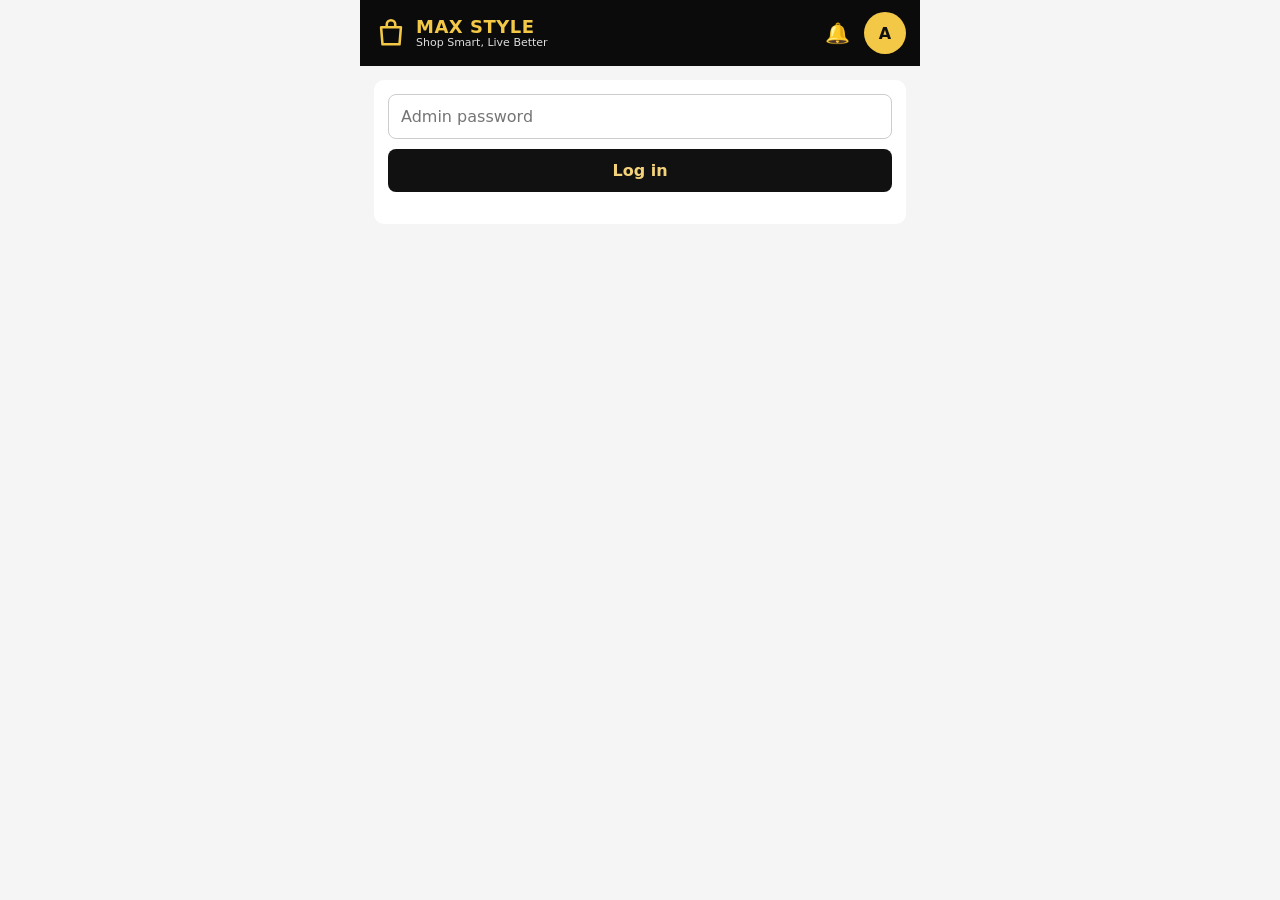
<file: public/admin.html>
<!DOCTYPE html>
<html lang="en">
<head>
<meta charset="UTF-8">
<meta name="viewport" content="width=device-width, initial-scale=1">
<meta name="robots" content="noindex">
<title>Max Style Admin v4</title>
<link rel="manifest" href="manifest-admin.json">
<meta name="theme-color" content="#111111">
<link rel="apple-touch-icon" href="admin-icon-192.png">
<style>
*{box-sizing:border-box;margin:0;padding:0}
body{font-family:system-ui,sans-serif;background:#f5f5f5;color:#111;padding:14px;max-width:560px;margin:auto}
h1{font-size:22px;margin-bottom:12px}
.box{background:#fff;border-radius:10px;padding:14px;margin-bottom:14px}
input,select,textarea,button{width:100%;padding:12px;margin-bottom:10px;border:1px solid #ccc;border-radius:8px;font:inherit;font-size:16px}
textarea{min-height:90px}
button{background:#111;color:#f3d27a;border:0;font-weight:700;cursor:pointer}
button.sec{background:#eee;color:#111}
button.del{background:#c62828;color:#fff;width:auto;padding:8px 12px;margin:0}
button.edt{background:#c9961a;color:#111;width:auto;padding:8px 12px;margin:0}
.item{display:flex;gap:10px;align-items:center;padding:10px 0;border-bottom:1px solid #eee}
.item img,.item .np{width:56px;height:70px;object-fit:cover;border-radius:6px;background:#eee;flex:none}
.item div{flex:1;font-size:14px}
.item div.side{flex:none;text-align:right}
.pcode{display:inline-block;background:#111;color:#f3d27a;border-radius:6px;padding:2px 8px;font-size:12px;font-weight:700;letter-spacing:.5px;margin-bottom:4px}
.icode{display:inline-block;background:#111;color:#f3d27a;border-radius:5px;padding:1px 6px;font-size:11px;font-weight:700;letter-spacing:.5px;margin-right:4px}
.stk{color:#1a7f37;font-weight:700}
.stk.out{color:#c62828}
.msg{font-size:14px;margin-bottom:8px;color:#c62828}
.hint{font-size:12px;color:#666;margin:-6px 0 10px}
#prev{max-height:140px;margin-bottom:10px;border-radius:8px;display:none}
.grid{display:grid;grid-template-columns:repeat(5,1fr);gap:6px;margin-bottom:10px}
.grid div{position:relative}
.grid img{width:100%;aspect-ratio:3/4;object-fit:cover;border-radius:6px;background:#eee;display:block}
.grid button{position:absolute;top:2px;right:2px;padding:2px 6px;font-size:12px;width:auto;margin:0;background:#c62828;color:#fff}
.orow{display:flex;justify-content:space-between;align-items:center;gap:8px}
.muted{color:#666;font-size:14px}
.dayh{background:#111;color:#f3d27a;border-radius:8px;padding:10px 12px;margin:14px 0 10px;font-size:14px}
.dayh b{display:block;font-size:15px}
.dayh span{color:#fff;font-size:13px}
.ocard{border:1px solid #eee;border-radius:8px;padding:10px;margin-bottom:10px;font-size:14px}
.ocard .code{font-weight:700;font-size:16px}
.ocard ul{padding-left:18px;margin:6px 0}
.ocard li{margin-bottom:4px}
.ocard select{margin:6px 0 0;padding:8px;font-size:14px}
.wa{display:inline-block;background:#25d366;color:#fff;text-decoration:none;padding:8px 12px;border-radius:8px;font-size:14px;font-weight:700;margin-top:6px}
.brow{display:flex;gap:8px;margin-top:8px}
.brow button{margin:0;flex:1}
.sgrid{display:grid;grid-template-columns:1fr 1fr;gap:8px;margin-bottom:10px}
.sc{border:1px solid #eee;border-radius:8px;padding:10px}
.sc b{display:block;font-size:17px;margin:2px 0}
.sh{font-weight:700;margin:14px 0 6px}
.srow{display:flex;justify-content:space-between;gap:8px;padding:8px 0;border-bottom:1px solid #eee;font-size:14px}
.catb{display:flex;justify-content:space-between;align-items:center;padding:16px;font-size:16px;margin-bottom:10px}
.catb span{background:#f3d27a;color:#111;border-radius:999px;padding:2px 12px;font-size:13px}
.chips{display:flex;flex-wrap:wrap;gap:6px;margin:-2px 0 10px}
.chips button{width:auto;margin:0;padding:6px 12px;border:1px solid #ccc;border-radius:999px;background:#fff;color:#111;font-size:13px;font-weight:600}
.chips button.on{background:#111;color:#f3d27a;border-color:#111}
#vbox{background:#f7f7f7;border:1px solid #e3e3e3;border-radius:10px;padding:10px 12px;margin:0 0 10px}
#vbox label{display:flex;gap:8px;align-items:center;font-weight:700;font-size:14px}
#vbox label input{width:auto;margin:0}
#vgrid{margin-top:8px}
.vrow{display:flex;align-items:center;gap:10px;padding:5px 0;border-top:1px solid #e8e8e8}
.vrow span{flex:1;font-size:14px}
.vrow input{width:90px;margin:0;text-align:center}
#vtot{margin-top:6px;font-size:13px;color:#555}

/* ---- Orders list (card layout) ---- */
.o2h{display:flex;justify-content:space-between;align-items:center;gap:8px;margin-bottom:10px}
.o2h b{font-size:19px}
.o2h small{display:block;color:#666;font-size:12px;font-weight:400}
.o2h select{width:auto;margin:0;padding:8px 10px;font-size:13px;border-radius:10px;background:#fff}
.o2stats{display:grid;grid-template-columns:repeat(auto-fit,minmax(130px,1fr));gap:8px;margin-bottom:10px}
.o2s{border-radius:12px;padding:10px 12px;display:flex;align-items:center;gap:10px}
.o2s i{font-style:normal;font-size:26px;line-height:1}
.o2s small{display:block;font-size:12px;opacity:.85}
.o2s b{display:block;font-size:17px;line-height:1.25}
.o2s.y{background:linear-gradient(135deg,#fbe38a,#f3c846);color:#111}
.o2s.g{background:linear-gradient(135deg,#1f9d55,#0f7a3e);color:#fff}
.o2s.p{background:linear-gradient(135deg,#8b5cf6,#6d28d9);color:#fff}
.o2s.o{background:linear-gradient(135deg,#fbbf4a,#f59e0b);color:#111}
.o2bar{display:flex;gap:8px;margin-bottom:8px}
.o2bar input{margin:0;flex:1;min-width:0;border-radius:12px;background:#f1f1f1;padding:10px 12px}
.o2bar button{width:auto;margin:0;padding:10px 14px;background:#fff;color:#111;border:1px solid #ddd;border-radius:12px}
#o2fpanel{display:none;margin-bottom:8px}
.o2c{border:2px solid var(--c,#f0c63a);border-radius:14px;padding:10px;margin-bottom:10px;background:#fff}
.o2g{display:grid;grid-template-columns:82px minmax(0,1fr) 118px;gap:8px;align-items:stretch}
.o2l{display:flex;flex-direction:column;align-items:center;gap:5px}
.o2code{background:#e6ebff;color:#1e3a8a;border-radius:999px;padding:3px 9px;font-size:12px;font-weight:800;white-space:nowrap}
.o2cnt{background:#fde68a;color:#7a5600;border-radius:999px;padding:2px 9px;font-size:11px;font-weight:700;white-space:nowrap}
.o2th{display:flex;gap:3px;justify-content:center;flex-wrap:wrap}
.o2th img,.o2th .np{width:36px;height:44px;object-fit:cover;border-radius:6px;background:#eee;display:block}
.o2th.one img,.o2th.one .np{width:58px;height:66px}
.o2th .more{width:36px;height:44px;border-radius:6px;background:#f3f3f3;display:flex;align-items:center;justify-content:center;font-size:12px;font-weight:700;color:#555}
.o2m{border-left:1px solid #eee;border-right:1px solid #eee;padding:0 8px;font-size:12px;line-height:1.4;min-width:0;word-break:break-word}
.o2m b{font-size:13px;display:block;margin-bottom:2px}
.o2m div{margin-bottom:3px;color:#444}
.o2r{display:flex;flex-direction:column;gap:6px;align-items:stretch}
.o2st{display:flex;align-items:center;gap:4px;border-radius:999px;padding:0 8px;border:1px solid var(--c);background:var(--bg);color:var(--fg);position:relative}
.o2st select{appearance:none;-webkit-appearance:none;border:0;background:transparent;color:inherit;font-weight:800;font-size:12px;padding:7px 0;margin:0;width:100%;min-width:0}
.o2st span{font-size:13px;flex:none;pointer-events:none}
.o2st u{text-decoration:none;font-size:10px;flex:none;pointer-events:none}
.o2tot{text-align:right;font-weight:800;font-size:15px}
.o2btn{display:flex;gap:6px;margin-top:auto;align-items:stretch}
.o2btn .ov{flex:1.5!important;padding:12px 0!important;font-size:15px!important;font-weight:800;border-radius:11px!important;background:#1d4ed8!important;color:#fff!important;border:0!important}
.o2btn button{flex:1;margin:0;padding:6px 0;font-size:12px;border-radius:9px;background:#eaf2ff;color:#1d4ed8;border:1px solid #b9d2ff;width:auto}
.o2d{border-top:1px dashed #ddd;margin-top:10px;padding-top:8px;font-size:13px}
.o2d ul{padding-left:18px;margin:6px 0}
.o2d li{margin-bottom:4px}
.o2pg{display:flex;justify-content:space-between;align-items:center;gap:8px;flex-wrap:wrap;font-size:13px;margin-top:4px}
.o2pg div{display:flex;gap:5px}
.o2pg button{width:auto;margin:0;padding:6px 11px;font-size:13px;background:#fff;color:#111;border:1px solid #ddd;border-radius:8px}
.o2pg button.on{background:#f3c846;border-color:#f3c846;font-weight:800}
.o2pg button:disabled{opacity:.4}
/* ---- App top bar + bottom nav ---- */
body{padding-bottom:88px}
.topbar{position:sticky;top:0;z-index:50;background:#0b0b0b;color:#fff;display:flex;align-items:center;justify-content:space-between;padding:12px 14px;margin:-14px -14px 14px}
.brand{display:flex;align-items:center;gap:8px}
.brand .bag{width:34px;height:34px;color:#f3c846;flex:none}
.brand b{display:block;color:#f3c846;font-size:18px;letter-spacing:.5px;line-height:1.1}
.brand small{display:block;color:#ddd;font-size:11px}
.tright{display:flex;align-items:center;gap:14px}
.bell{position:relative;font-size:20px;line-height:1}
.bell i{position:absolute;top:-7px;right:-9px;background:#e11d48;color:#fff;font-size:11px;font-style:normal;font-weight:700;border-radius:999px;padding:1px 6px}
.bell i:empty{display:none}
.av{width:34px;height:34px;border-radius:50%;background:#f3c846;color:#111;font-weight:800;display:flex;align-items:center;justify-content:center;font-size:14px}
.bnav{position:fixed;left:0;right:0;bottom:0;z-index:60;max-width:560px;margin:auto;background:#0b0b0b;display:flex;justify-content:space-around;padding:8px 4px calc(8px + env(safe-area-inset-bottom))}
.bnav button{background:transparent;color:#aaa;width:auto;margin:0;padding:6px 2px;font-size:11px;font-weight:600;flex:1;display:flex;flex-direction:column;align-items:center;gap:3px;border-radius:14px;position:relative}
.bnav button i{font-style:normal;font-size:20px;line-height:1}
.bnav button.on{background:#f3c846;color:#111}
.bnav .nb{position:absolute;top:2px;left:50%;margin-left:8px;background:#e11d48;color:#fff;font-size:10px;font-style:normal;font-weight:700;border-radius:999px;padding:0 5px;line-height:16px}
.bnav .nb:empty{display:none}
.av{width:42px;height:42px;font-size:16px}
.o2s em{font-style:normal;display:block;font-size:12px;font-weight:700;margin-top:2px}
.o2fl{font-size:12px;font-weight:700;color:#666;margin:8px 0 4px}
#o2fpanel select{width:100%;margin:0 0 4px;padding:9px 10px;font-size:14px;border-radius:10px;background:#fff}
#ocus input{margin:0;flex:1;min-width:0}
/* ---- Order page (opened by View) ---- */
.dt{background:#fff;border-radius:18px;overflow:hidden}
.dt-bar{display:flex;justify-content:space-between;align-items:center;gap:8px;background:#0b0b0b;padding:10px;border-bottom:2px solid #f3c846}
.dt-bar button{width:auto;margin:0;padding:10px 14px;border-radius:12px;font-size:15px}
.dt-back{background:transparent!important;color:#fff!important;border:0!important;padding-left:4px!important}
.dt-edit{background:#f3c846!important;color:#111!important;border:0!important}
.dt-cust{background:linear-gradient(135deg,#0b0b0b,#1e1e1e);color:#fff;border:2px solid #f3c846;border-radius:16px;margin:10px;padding:12px;display:grid;grid-template-columns:72px minmax(0,1fr) auto;gap:10px;align-items:center}
.dt-av{width:68px;height:68px;border-radius:50%;background:#f3c846;color:#111;font-size:28px;font-weight:800;display:flex;align-items:center;justify-content:center}
.dt-code{display:inline-block;background:#f3c846;color:#111;border-radius:999px;padding:3px 12px;font-weight:800;font-size:14px}
.dt-cm b{display:block;font-size:17px;margin:6px 0 4px}
.dt-cm div{font-size:13px;color:#eee;margin-bottom:2px}
.dt-date{border-left:1px solid #f3c846;padding-left:10px;font-size:12px;text-align:center;color:#eee;min-width:92px}
.dt-date b{display:block;color:#fff;font-size:13px}
.dt-call{display:block;margin-top:8px;background:#1e3a8a;color:#fff!important;border-radius:12px;padding:10px 6px;text-decoration:none;font-weight:800;font-size:15px}
.dt-sec{background:#0b0b0b;color:#fff;margin:10px;border-radius:12px;padding:10px 14px;font-weight:800;font-size:16px;border:1px solid #f3c846}
.dt-sec span{color:#f3c846}
.dt-it{display:grid;grid-template-columns:76px minmax(0,1fr) auto;gap:10px;align-items:center;padding:10px;border-bottom:1px solid #eee}
.dt-th{width:76px;height:88px;border-radius:12px;overflow:hidden;background:#f1f1f1}
.dt-th img,.dt-th .np{width:100%;height:100%;object-fit:cover;display:block;background:#f1f1f1}
.dt-ic{background:#e6ebff;color:#1e3a8a;border-radius:999px;padding:2px 8px;font-size:12px;font-weight:800}
.dt-q{display:inline-block;background:#fde68a;color:#7a5600;border-radius:999px;padding:2px 10px;font-size:12px;font-weight:700;margin-top:4px}
.dt-ip{font-weight:800;font-size:15px;white-space:nowrap}
.dt-sum{background:#eef4ff;margin:10px;border-radius:12px;padding:6px 12px}
.dt-sum div{display:flex;justify-content:space-between;padding:8px 0;border-bottom:1px solid #dde6f7;font-size:14px}
.dt-sum div:last-child{border-bottom:0}
.dt-sum .dt-tot{background:#f3c846;border-radius:10px;padding:10px 12px;margin:6px -2px 2px;font-size:18px;font-weight:800;border:0}
.dt-pair{display:grid;grid-template-columns:1fr 1fr;gap:10px;margin:10px;background:#f7f9fd;border-radius:12px;padding:12px;font-size:14px}
.dt-pair small{display:block;color:#666;font-size:12px;margin-bottom:2px}
.dt-pair span{display:block;color:#555;font-size:12px}
.dt-status{margin:10px;background:#eef4ff;border-radius:12px;padding:12px}
.dt-status small{display:block;font-weight:800;font-size:14px;margin-bottom:8px}
.dt-srow{display:flex;gap:8px;align-items:stretch}
.dt-srow select{flex:1;min-width:0;margin:0;border-radius:12px;padding:12px;background:#fff}
.dt-srow button{width:auto;margin:0;padding:0 14px;background:#1d4ed8;color:#fff;border-radius:12px;font-weight:800}
.dt-acts{display:grid;grid-template-columns:1fr 1fr 1.3fr;gap:8px;margin:10px}
.dt-acts button{width:100%;margin:0;padding:13px 4px;font-size:14px;border-radius:12px;background:#fff;color:#111;border:1px solid #ddd}
.dt-acts .dt-share{background:#f3c846;border-color:#f3c846}
.dt-extra{margin:0 10px 12px;display:flex;flex-direction:column;gap:6px}
.dt-extra button{margin:0}
.dt-chip{display:inline-block;background:#eee;border-radius:999px;padding:4px 12px;font-size:13px;margin-top:2px}
.dt-sec,.dt-bar{background:linear-gradient(90deg,#0b0b0b 55%,#2a1f05)!important}
/* order page: keep the last buttons clear of the bottom menu when scrolled to the end */
#vDetail .box{margin:0 -14px 40px;border-radius:18px 18px 0 0;padding:10px}
#vDetail .dt-acts{margin-bottom:18px}
/* ---- Order page: fit any phone width (320-430px), no horizontal scroll ---- */
#vDetail, #vDetail *{min-width:0;box-sizing:border-box}
#vDetail{overflow-wrap:anywhere}
#vDetail .dt-bar{flex-wrap:nowrap}
#vDetail .dt-bar button{flex:0 1 auto;white-space:nowrap;overflow:hidden;text-overflow:ellipsis;font-size:15px}
#vDetail .dt-cm b,#vDetail .dt-it b,#vDetail .dt-cm div{overflow-wrap:anywhere;word-break:break-word}
#vDetail .dt-ip{white-space:normal;text-align:right}
#vDetail .dt-srow select{font-size:15px}
#vDetail .dt-sum div{gap:8px}
#vDetail .dt-sum div span{min-width:0;overflow-wrap:anywhere}
#vDetail .dt-sum div b{white-space:nowrap;text-align:right}
@media (max-width:400px){
  #vDetail .box{margin:0 -10px 40px;padding:8px}
  #vDetail .dt-bar{padding:8px}
  #vDetail .dt-bar button{padding:8px 10px;font-size:14px}
  #vDetail .dt-cust{grid-template-columns:58px minmax(0,1fr);gap:8px;padding:10px;margin:8px 4px}
  #vDetail .dt-av{width:58px;height:58px;font-size:22px}
  #vDetail .dt-date{grid-column:1 / -1;border-left:0;border-top:1px solid #f3c846;padding:8px 0 0;text-align:left;min-width:0}
  #vDetail .dt-date .dt-call{display:inline-block;width:auto;margin:6px 0 0;padding:8px 16px}
  #vDetail .dt-sec{margin:8px 4px;padding:9px 12px;font-size:15px}
  #vDetail .dt-it{grid-template-columns:64px minmax(0,1fr);gap:8px;padding:8px 4px}
  #vDetail .dt-th{width:64px;height:76px}
  #vDetail .dt-ip{grid-column:2;text-align:left;font-size:14px}
  #vDetail .dt-sum{margin:8px 4px;padding:4px 10px}
  #vDetail .dt-tot{font-size:16px!important}
  #vDetail .dt-pair{grid-template-columns:1fr;margin:8px 4px;padding:10px}
  #vDetail .dt-status{margin:8px 4px;padding:10px}
  #vDetail .dt-srow{flex-wrap:wrap}
  #vDetail .dt-srow select{flex:1 1 100%}
  #vDetail .dt-srow button{flex:1 1 100%;padding:12px}
  #vDetail .dt-extra{margin:0 4px 10px}
  #vDetail .dt-acts{grid-template-columns:1fr 1fr;margin:8px 4px 18px;gap:6px}
  #vDetail .dt-acts button{font-size:13px;padding:11px 4px}
  #vDetail .dt-acts .dt-share{grid-column:1 / -1}
}
@media (max-width:359px){
  #vDetail .dt-bar button{font-size:13px;padding:7px 8px}
  #vDetail .dt-cust{grid-template-columns:50px minmax(0,1fr)}
  #vDetail .dt-av{width:50px;height:50px;font-size:20px}
  #vDetail .dt-cm b{font-size:15px}
  #vDetail .dt-acts button{font-size:12px}
}
/* ---- Order page: compact layout (tighter spacing, smaller photos) ---- */
#vDetail .box{padding:6px}
#vDetail .dt-bar{padding:6px 8px}
#vDetail .dt-bar button{padding:6px 10px;font-size:14px}
#vDetail .dt-cust{margin:6px 4px;padding:8px;gap:8px;grid-template-columns:50px minmax(0,1fr) auto;border-radius:14px}
#vDetail .dt-av{width:50px;height:50px;font-size:20px}
#vDetail .dt-cm b{font-size:15px;margin:3px 0 2px}
#vDetail .dt-cm div{font-size:12px;margin-bottom:0;line-height:1.35}
#vDetail .dt-date{min-width:78px;font-size:11px;padding-left:8px}
#vDetail .dt-date b{font-size:12px}
#vDetail .dt-call{margin-top:4px;padding:7px 6px;font-size:13px}
#vDetail .dt-sec{margin:6px 4px;padding:6px 10px;font-size:14px}
#vDetail .dt-it{grid-template-columns:52px minmax(0,1fr) auto;gap:8px;padding:6px 4px}
#vDetail .dt-th{width:52px;height:62px;border-radius:10px}
#vDetail .dt-ic,#vDetail .dt-q{font-size:11px;padding:1px 7px}
#vDetail .dt-q{margin-top:2px}
#vDetail .dt-ip{font-size:14px}
#vDetail .dt-sum{margin:6px 4px;padding:2px 8px;border-radius:10px}
#vDetail .dt-sum div{padding:5px 0;font-size:13px}
#vDetail .dt-sum .dt-tot{padding:7px 10px;margin:4px 0 2px;font-size:15px}
#vDetail .dt-pair{margin:6px 4px;padding:8px;gap:6px;font-size:13px}
#vDetail .dt-status{margin:6px 4px;padding:8px}
#vDetail .dt-status small{font-size:13px;margin-bottom:6px}
#vDetail .dt-srow select{padding:9px}
#vDetail .dt-srow button{padding:9px 12px}
#vDetail .dt-extra{margin:0 4px 6px;gap:4px}
#vDetail .dt-extra button{padding:8px;font-size:13px}
#vDetail .dt-acts{margin:6px 4px 14px;gap:6px}
#vDetail .dt-acts button{padding:9px 4px;font-size:13px}
#vDetail .dt-chip{padding:2px 10px;font-size:12px}
</style>
</head>
<body>
<div class="topbar">
  <div class="brand">
    <svg class="bag" viewBox="0 0 24 24" fill="none" stroke="currentColor" stroke-width="1.8" stroke-linejoin="round"><path d="M5 8h14l-1 12H6L5 8z"/><path d="M9 8V6a3 3 0 0 1 6 0v2"/></svg>
    <div><b>MAX STYLE</b><small>Shop Smart, Live Better</small></div>
  </div>
  <div class="tright">
    <span class="bell">🔔<i id="bellN"></i></span>
    <div class="av">A</div>
  </div>
</div>

<div class="box" id="login">
  <input id="pw" type="password" placeholder="Admin password">
  <button id="go">Log in</button>
  <div class="msg" id="lmsg"></div>
</div>

<div id="panel" style="display:none">

  <div id="home">
    <button id="gProducts" style="padding:18px;font-size:18px;margin-bottom:12px">Products</button>
    <button id="gOrders" style="padding:18px;font-size:18px;margin-bottom:12px">Orders</button>
    <button id="gStats" style="padding:18px;font-size:18px;margin-bottom:12px">Stats</button>
    <button id="gBanners" style="padding:18px;font-size:18px;margin-bottom:12px">Banners</button>
    <button id="gPay" style="padding:18px;font-size:18px;margin-bottom:12px">Payment methods</button>
    <button id="gPin" style="padding:18px;font-size:18px">Reset customer PIN</button>
  </div>

  <!-- Step 1: choose a category -->
  <div id="vCats" style="display:none">
  <button class="sec" data-back>← Back</button>
  <div class="box">
    <b>Choose a category</b>
    <div class="hint" style="margin:6px 0 12px">Tap a category to add or edit its products.</div>
    <div id="clist"></div>
  </div>
  </div>

  <!-- Step 2: products of the chosen category -->
  <div id="vProducts" style="display:none">
  <button class="sec" data-back>← Categories</button>
  <div class="box">
    <b id="ftitle">Add product</b><br><br>
    <input id="name" placeholder="Product name">
    <input id="price" type="number" inputmode="numeric" placeholder="Price (Rs.), before any discount">
    <select id="cat" style="display:none"></select>
    <input id="stock" type="number" inputmode="numeric" min="0" placeholder="Stock (how many available). Leave empty = not tracked">
    <select id="feat"></select>
    <select id="offer"><option value="">Not an offer</option><option value="1">Offer (shows in the shop's Offers menu)</option></select>
    <input id="discpct" type="number" inputmode="numeric" min="1" max="90" placeholder="Discount % (optional, e.g. 20)">
    <div id="saleinfo" style="display:none;background:#e8f6ec;color:#1a7f37;border-radius:8px;padding:10px 12px;margin:0 0 8px;font-weight:700;font-size:15px"></div>
    <div class="hint">With a Discount %, the Price above is the price BEFORE the discount. The reduced price is worked out for you and that is what the customer pays. The shop shows the old price crossed out, a red -% OFF tag, and the product goes into Flash deals.</div>
    <div class="hint">Slider position 1-15 = shown in the moving strip on the home page, in that order. If another product already has the same number, it is removed from the slider. If no product has a number, the first 15 products are shown.</div>
    <input id="sizes" placeholder="Sizes, comma separated (e.g. S,M,L,XL). Leave empty for no sizes">
    <div class="chips" id="sizechips"></div>
    <input id="colors" placeholder="Colors, comma separated. Add #hex for exact color, e.g. Black,Navy:#1f2a44,Beige:#d8c3a5. Leave empty for none">
    <div id="vbox" style="display:none">
      <label><input type="checkbox" id="vtrack" checked> Different stock for each size / colour</label>
      <div id="vgrid"></div><div id="vtot"></div>
    </div>
    <textarea id="desc" placeholder="Description (fabric, care, details)"></textarea>
    <textarea id="chart" placeholder="Size chart. First line = headers, then one row per size. Example:
Size|Chest|Length
S|90|68
M|96|70"></textarea>
    <div class="hint">Size chart: first line headers, then one size per line, columns separated by |</div>
    <input id="file" type="file" accept="image/*">
    <div class="hint">Any photo works: it is fitted automatically to the shop photo size (3:4, 720 x 960), nothing is cut off.</div>
    <img id="prev" alt="">
    <button id="save">Save product</button>
    <button class="sec" id="cancel" style="display:none">Cancel edit</button>
    <div class="msg" id="msg"></div>
  </div>

  <div class="box" id="pbox" style="display:none">
    <b>Photos (max 5)</b><br><br>
    <div class="grid" id="photos"></div>
    <div class="hint" id="pcount"></div>
    <input id="pfiles" type="file" accept="image/*" multiple>
    <button class="sec" id="pup">Upload photos</button>
    <div class="msg" id="pmsg"></div>
  </div>

  <div class="box">
    <b id="ltitle">Products</b>
    <input id="psearch" type="search" placeholder="Search by code (MS-P0007) or name" style="margin-top:10px">
    <div class="muted" id="pcnt" style="margin-bottom:6px"></div>
    <div id="list"></div>
  </div>
  </div>

  <div id="vOrders" style="display:none">

  <div class="box" id="oedit" style="display:none">
    <b id="oe_title">Edit order</b><br><br>
    <input id="oe_name" placeholder="Customer name">
    <input id="oe_p1" inputmode="tel" placeholder="Phone number (WhatsApp)">
    <input id="oe_p2" inputmode="tel" placeholder="Alternate phone number (optional)">
    <select id="oe_dist"></select>
    <textarea id="oe_addr" placeholder="Delivery address"></textarea>
    <button id="oe_save">Save changes</button>
    <button class="sec" id="oe_cancel">Cancel</button>
    <div class="msg" id="oe_msg"></div>
  </div>

  <div class="box">
    <div class="o2h">
      <div><b>Orders Management</b><small id="ocount">Manage all customer orders</small></div>
      <select id="o2range">
        <option value="0">Today</option>
        <option value="7" selected>Last 7 days</option>
        <option value="30">Last 30 days</option>
        <option value="month">This month</option>
        <option value="custom">Custom range</option>
        <option value="all">All time</option>
      </select>
    </div>
    <div id="ocus" style="display:none;gap:8px;margin-bottom:10px"><input type="date" id="ocFrom"><input type="date" id="ocTo"></div>
    <div class="o2stats" id="o2stats"></div>
    <div class="o2bar">
      <input id="o2q" type="search" placeholder="🔍 Search orders…">
      <button id="o2f">Filter</button>
    </div>
    <div class="chips" id="o2fpanel"></div>
    <div id="olist"></div>
    <div class="o2pg" id="o2pager"></div>
    <button class="sec" id="oreload" style="margin:12px 0 0">Refresh</button>
  </div>

  <div class="box">
    <b>Reset orders</b>
    <div class="hint" style="margin:6px 0 10px">Deletes ALL orders and restarts bill numbers from MS-1001. Stock of non-cancelled orders is put back. This cannot be undone.</div>
    <button class="del" id="oreset" style="width:100%;padding:12px">Reset all orders</button>
  </div>
  </div>

  <div id="vDetail" style="display:none">
  <div id="dbox"></div>
  </div>

  <div id="vStats" style="display:none">
  <button class="sec" data-back>← Back</button>
  <div class="box">
    <div class="orow"><b>Stats</b><button class="sec" id="sreload" style="width:auto;margin:0;padding:8px 12px">Refresh</button></div>
    <div class="hint" style="margin:6px 0 0">Cancelled orders are not counted. Days change at 00:00 (Sri Lanka time).</div>
    <div id="sbody" style="margin-top:10px"></div>
  </div>
  </div>

  <div id="vBanners" style="display:none">
  <button class="sec" data-back>← Back</button>
  <div class="box">
    <div class="orow"><b>Home banners</b><span class="muted" id="bcount"></span></div>
    <div class="hint" style="margin:6px 0 10px">Photos change automatically on the home page. Any photo works: it is fitted automatically to the banner size (1200 x 500), nothing is cut off. Up to 6.</div>
    <input id="bfile" type="file" accept="image/*">
    <img id="bprev" alt="" style="width:100%;display:none;border-radius:8px;margin:6px 0">
    <input id="btext" maxlength="120" placeholder="Text on the banner (optional)">
    <input id="blink" maxlength="300" placeholder="Link when tapped (optional)">
    <input id="bpos" type="number" value="0" placeholder="Order (0 = first)">
    <label style="display:flex;align-items:center;gap:8px;font-size:14px;margin-bottom:8px"><input id="bactive" type="checkbox" checked style="width:auto;margin:0"> Show on the website</label>
    <button id="badd">Add banner</button>
    <div class="msg" id="bmsg"></div>
  </div>
  <div class="box">
    <b>Category circle photos</b>
    <div class="hint" style="margin:6px 0 4px">The round buttons under the banner (Dresses, Phone, School, Bags). Pick a photo for each one, it is made square automatically. With no photo it uses the first product photo of that category.</div>
    <div id="circs"></div>
  </div>
  <div class="box" id="blist"></div>
  </div>
</div>

<nav class="bnav" id="bnav" style="display:none">
  <button data-v="stats"><i>📊</i>Dashboard</button>
  <button data-v="orders"><i>🛒</i>Orders<span class="nb" id="navN"></span></button>
  <button data-v="cats"><i>📦</i>Products</button>
  <button data-go="/pinreset.html"><i>👥</i>Customers</button>
  <button data-v="home"><i>⚙️</i>Settings</button>
</nav>

<script>
const $=s=>document.querySelector(s);
let pw=sessionStorage.getItem("pw")||"", image="", editId=null, items=[], curCat="women";
const hdr=()=>({"content-type":"application/json","x-admin-password":pw});
const DISTRICTS=["Colombo","Gampaha","Kalutara","Kandy","Matale","Nuwara Eliya","Galle","Matara","Hambantota","Jaffna","Kilinochchi","Mannar","Vavuniya","Mullaitivu","Batticaloa","Ampara","Trincomalee","Kurunegala","Puttalam","Anuradhapura","Polonnaruwa","Badulla","Monaragala","Ratnapura","Kegalle"];
$("#oe_dist").innerHTML=DISTRICTS.map(d=>`<option>${d}</option>`).join("");
// Slider position selector (1-15). Empty = not shown in the slider.
$("#feat").innerHTML='<option value="">Slider position: not shown</option>'+Array.from({length:15},(_,i)=>`<option value="${i+1}">Slider position ${i+1}</option>`).join("");

// Product categories (value used by the shop, label shown here)
const CATS=[["women","Women"],["men","Men"],["kids","Kids"],["bedsheets","Bed Sheets"],["towels","Towels"],["pillows","Pillows"],["phone","Phone Accessories"],["toys","Toys"],["electric","Electrical Items"],["umbrella","Umbrellas"],["bags","Bags"],["school","School Items & Books"]];
const catName=c=>(CATS.find(x=>x[0]===c)||[c,c])[1];
$("#cat").innerHTML=CATS.map(([v,l])=>`<option value="${v}">${l}</option>`).join("");

// Automatic product code: made from the product id (id 7 -> MS-P0007).
const pcode=id=>"MS-P"+String(id).padStart(4,"0");
// Code for an order line: uses the saved product id if the order has one, otherwise finds the product by name.
function itemCode(i){
  let id=i.id||i.product_id||i.productId;
  if(!id){
    const nm=String(i.name||"").trim().toLowerCase();
    const p=items.find(x=>String(x.name).trim().toLowerCase()===nm);
    if(p)id=p.id;
  }
  return id?pcode(id):"";
}
// ---- Product form by category: only the fields that make sense for the chosen category, and stock per size / colour ----
const CAT_CFG={
  women:{sizes:1,colors:1,chart:1,sizePh:"Sizes (tap below or type, comma separated)",presets:["S","M","L","XL","XXL"]},
  men:{sizes:1,colors:1,chart:1,sizePh:"Sizes (tap below or type, comma separated)",presets:["S","M","L","XL","XXL","XXXL"]},
  kids:{sizes:1,colors:1,chart:1,sizePh:"Ages / sizes (tap below or type, comma separated)",presets:["0-3m","3-6m","6-12m","1-2y","2-3y","3-4y","4-5y","5-6y","6-8y","8-10y"]},
  bedsheets:{sizes:1,colors:1,chart:1,sizePh:"Bed sizes (tap below or type, comma separated)",presets:["Single","Double","Queen","King"]},
  towels:{sizes:1,colors:1,chart:0,sizePh:"Towel sizes (tap below or type, comma separated)",presets:["Face","Hand","Bath","Large"]},
  pillows:{sizes:1,colors:1,chart:0,sizePh:"Pillow sizes (tap below or type, comma separated)",presets:["Standard","King","Pair"]},
  phone:{sizes:1,colors:1,chart:0,sizePh:"Phone models, comma separated (e.g. iPhone 13,Samsung A54). Leave empty if it fits all",presets:[]},
  toys:{sizes:0,colors:1,chart:0,presets:[]},
  electric:{sizes:0,colors:1,chart:0,presets:[]},
  umbrella:{sizes:0,colors:1,chart:0,presets:[]},
  bags:{sizes:1,colors:1,chart:0,sizePh:"Bag sizes (tap below or type, comma separated)",presets:["Small","Medium","Large"]},
  school:{sizes:1,colors:1,chart:0,sizePh:"Sizes (optional, comma separated)",presets:[]}
};
const csv=v=>String(v||"").split(",").map(x=>x.trim()).filter(Boolean);
let VST={};   // stock typed so far, key "size|colour"
function combos(){
  const sz=csv($("#sizes").value),cl=csv($("#colors").value).map(c=>c.split(":")[0].trim()).filter(Boolean);
  if(sz.length&&cl.length)return sz.flatMap(s=>cl.map(c=>[s,c]));
  if(sz.length)return sz.map(s=>[s,""]);
  if(cl.length)return cl.map(c=>["",c]);
  return [];
}
function grabGrid(){document.querySelectorAll("#vgrid input[data-k]").forEach(i=>{VST[i.dataset.k]=i.value;});}
function buildGrid(){
  grabGrid();
  const cs=combos(),box=$("#vbox");
  box.style.display=cs.length?"block":"none";
  const on=cs.length&&$("#vtrack").checked;
  $("#stock").style.display=on?"none":"";
  $("#vgrid").style.display=on?"block":"none";$("#vtot").style.display=on?"block":"none";
  $("#vgrid").innerHTML=cs.map(([s,c])=>{const k=s+"|"+c;return `<div class="vrow"><span>${esc([s,c].filter(Boolean).join(" · "))}</span><input type="number" inputmode="numeric" min="0" placeholder="0" data-k="${esc(k)}" value="${esc(VST[k]??"")}"></div>`;}).join("");
  updVtot();
}
function updVtot(){
  let t=0;document.querySelectorAll("#vgrid input[data-k]").forEach(i=>{t+=Math.max(0,parseInt(i.value,10)||0);});
  $("#vtot").textContent="Total stock: "+t;
}
function useVariants(){return combos().length>0&&$("#vtrack").checked;}
function readVariants(){
  grabGrid();
  return combos().map(([s,c])=>({size:s,color:c,stock:Math.max(0,parseInt(VST[s+"|"+c],10)||0)}));
}
function buildChips(cfg){
  const cur=csv($("#sizes").value);
  $("#sizechips").innerHTML=(cfg.presets||[]).map(x=>`<button type="button" data-v="${esc(x)}" class="${cur.includes(x)?"on":""}">${esc(x)}</button>`).join("");
}
function applyCat(cat){
  const cfg=CAT_CFG[cat]||{sizes:1,colors:1,chart:1,presets:[]};
  const show=(el,flag)=>{el.style.display=(flag||el.value)?"":"none";};
  show($("#sizes"),cfg.sizes);show($("#colors"),cfg.colors);show($("#chart"),cfg.chart);
  $("#sizes").placeholder=cfg.sizePh||"Sizes, comma separated. Leave empty for no sizes";
  $("#sizechips").style.display=cfg.sizes&&(cfg.presets||[]).length?"flex":"none";
  buildChips(cfg);buildGrid();
}
$("#sizechips").addEventListener("click",e=>{
  const b=e.target.closest("button[data-v]");if(!b)return;
  const cur=csv($("#sizes").value),v=b.dataset.v;
  $("#sizes").value=(cur.includes(v)?cur.filter(x=>x!==v):cur.concat(v)).join(",");
  buildChips(CAT_CFG[curCat]||{presets:[]});buildGrid();
});
$("#sizes").addEventListener("input",()=>{buildChips(CAT_CFG[curCat]||{presets:[]});buildGrid();});
$("#colors").addEventListener("input",buildGrid);
$("#vtrack").addEventListener("change",buildGrid);
$("#vgrid").addEventListener("input",updVtot);
// Per size / colour numbers under a product in the list (zero shown in red).
function varsHtml(p){
  if(!p.variants||!p.variants.length)return "";
  return '<br><span class="muted" style="font-size:12px">'+p.variants.map(v=>esc([v.s,v.c].filter(Boolean).join("/")||"-")+": "+(v.n<=0?'<b style="color:#c62828">0</b>':v.n)).join(" · ")+'</span>';
}
// Stock text: empty stock = not tracked.
function stockHtml(s){
  if(s===null||s===undefined)return '<span class="muted">Stock: not tracked</span>';
  if(s<=0)return '<span class="stk out">SOLD OUT</span>';
  return '<span class="stk">Stock: '+s+'</span>';
}

// Fits a photo into an exact W x H picture. The whole photo is kept (nothing is cut off); the empty space is filled
// with the photo's own edge colour, so it looks seamless. Transparent areas count as white.
async function fitImage(file,W,H,q){
  const img=await createImageBitmap(file);
  const c=document.createElement("canvas");c.width=W;c.height=H;
  const x=c.getContext("2d");
  const N=24,t=document.createElement("canvas");t.width=N;t.height=N;
  const tx=t.getContext("2d");tx.drawImage(img,0,0,N,N);
  const d=tx.getImageData(0,0,N,N).data;let r=0,g=0,b=0,n=0;
  for(let i=0;i<N;i++)for(let j=0;j<N;j++){
    if(i>0&&i<N-1&&j>0&&j<N-1)continue;
    const k=(j*N+i)*4,a=d[k+3]/255;
    r+=d[k]*a+255*(1-a);g+=d[k+1]*a+255*(1-a);b+=d[k+2]*a+255*(1-a);n++;
  }
  x.fillStyle="rgb("+Math.round(r/n)+","+Math.round(g/n)+","+Math.round(b/n)+")";x.fillRect(0,0,W,H);
  const s=Math.min(W/img.width,H/img.height),w=Math.round(img.width*s),h=Math.round(img.height*s);
  x.imageSmoothingQuality="high";
  x.drawImage(img,Math.round((W-w)/2),Math.round((H-h)/2),w,h);
  return c.toDataURL("image/jpeg",q);
}
// Product photos: 3:4 portrait (same shape as the shop cards), 720 x 960
const shrink=file=>fitImage(file,720,960,.82);
async function login(){
  const r=await fetch("/api/products",{method:"POST",headers:hdr(),body:JSON.stringify({check:true})});
  if(r.ok){
    sessionStorage.setItem("pw",pw);$("#login").style.display="none";$("#panel").style.display="block";$("#bnav").style.display="flex";
    // After a pull-to-refresh, come back to the same screen instead of Home
    let last="home", savedOrder=null;
    try{last=sessionStorage.getItem("av")||"home";savedOrder=sessionStorage.getItem("odet");}catch(e){}
    if(!["cats","orders","stats","banners","detail"].includes(last))last="home";
    if(last==="detail"){ if(savedOrder) ODET=savedOrder; else last="orders"; }
    history.replaceState(last==="home"?null:{av:last==="detail"?"orders":last},"");showView(last,true);
    await load();   // products first, so order lines can show product codes
    if(last==="detail"){ await loadOrders(); renderDetail(); }
    else loadOrders();
  }
  else{$("#lmsg").textContent="Wrong password, or the server is not set up yet.";}
}
async function load(){
  items=await (await fetch("/api/products")).json();
  renderList();renderCats();
}

// Step 1: category list with product counts
function renderCats(){
  const n={};
  items.forEach(p=>{n[p.cat]=(n[p.cat]||0)+1;});
  $("#clist").innerHTML=CATS.map(([v,l])=>`<button class="catb" data-c="${v}">${esc(l)}<span>${n[v]||0}</span></button>`).join("");
}
$("#clist").addEventListener("click",e=>{
  const b=e.target.closest("button[data-c]");if(!b)return;
  curCat=b.dataset.c;
  reset();
  showView("products");
});

// Step 2: product list of the chosen category (search by code or name)
function renderList(){
  const term=($("#psearch").value||"").trim().toLowerCase();
  const inCat=items.filter(p=>p.cat===curCat);
  const list=inCat.filter(p=>!term
    ||pcode(p.id).toLowerCase().includes(term)
    ||String(p.id)===term.replace(/^0+/,"")
    ||String(p.name).toLowerCase().includes(term));
  $("#ltitle").textContent="Products · "+catName(curCat);
  $("#pcnt").textContent=term?(list.length+" of "+inCat.length+" products"):(inCat.length+" products");
  $("#list").innerHTML=list.length?list.map(p=>`<div class="item">
    ${p.has_image?`<img src="/api/image?id=${p.id}&v=${p.updated}" alt="">`:'<div class="np"></div>'}
    <div><span class="pcode">${pcode(p.id)}</span>${p.feat_order>0?' <span class="stk">★ Slider '+p.feat_order+'</span>':''}${Number(p.offer)?' <span class="stk">🏷 Offer</span>':''}<br><b>${esc(p.name)}</b><br>Rs. ${p.price.toLocaleString("en-US")}<br>${stockHtml(p.stock)}${varsHtml(p)}</div>
    <button class="edt" onclick="edit(${p.id})">Edit</button>
    <button class="del" onclick="del(${p.id})">Delete</button></div>`).join(""):"<p>"+(term?"No products found.":"No products in this category yet.")+"</p>";
}
$("#psearch").addEventListener("input",renderList);
// Discount %: "Price" is the price before the discount. The reduced price is what the customer pays (saved as the real price),
// and the price before the discount is saved as the old (crossed-out) price.
function saleOf(pr,pc){return Math.round(pr*(100-pc)/100);}
function updateSale(){
  const pr=Number($("#price").value),pc=Number($("#discpct").value),box=$("#saleinfo");
  if(pr>0&&pc>=1&&pc<=90){
    box.style.display="block";
    box.textContent="Customer pays: Rs. "+saleOf(pr,pc).toLocaleString("en-US")+"  (you save Rs. "+(pr-saleOf(pr,pc)).toLocaleString("en-US")+")";
    if(!$("#offer").value)$("#offer").value="1";
  }else box.style.display="none";
}
$("#discpct").addEventListener("input",updateSale);
$("#price").addEventListener("input",updateSale);
function reset(){
  editId=null;image="";$("#saleinfo").style.display="none";
  ["#name","#price","#stock","#feat","#offer","#discpct","#sizes","#colors","#desc","#chart","#file","#psearch"].forEach(s=>$(s).value="");
  $("#cat").value=curCat;VST={};$("#vgrid").innerHTML="";$("#vtrack").checked=true;applyCat(curCat);
  $("#prev").style.display="none";$("#ftitle").textContent="Add product · "+catName(curCat);$("#cancel").style.display="none";
  renderList();
  loadPhotos();
}
function edit(id){
  const p=items.find(x=>x.id==id);editId=id;image="";
  $("#name").value=p.name;$("#price").value=p.price;$("#cat").value=p.cat;
  $("#stock").value=(p.stock===null||p.stock===undefined)?"":p.stock;
  $("#feat").value=p.feat_order>0?String(p.feat_order):"";
  $("#offer").value=Number(p.offer)?"1":"";{const o=Number(p.old_price)||0;if(o>p.price){$("#price").value=o;$("#discpct").value=Math.round((o-p.price)*100/o);}else $("#discpct").value="";updateSale();}
  $("#sizes").value=p.sizes||"";$("#colors").value=p.colors||"";
  VST={};if(p.variants)p.variants.forEach(v=>{VST[v.s+"|"+v.c]=String(v.n);});
  $("#vgrid").innerHTML="";$("#vtrack").checked=!!p.variants;   // old products keep their single stock number until the admin ticks the box
  applyCat(p.cat);
  $("#desc").value=p.description||"";$("#chart").value=p.size_chart||"";
  $("#ftitle").textContent="Edit product "+pcode(id)+" (leave photo empty to keep it)";$("#cancel").style.display="block";
  loadPhotos();
  window.scrollTo({top:0,behavior:"smooth"});
}
async function del(id){
  if(!confirm("Delete product "+pcode(id)+"?"))return;
  await fetch("/api/products?id="+id,{method:"DELETE",headers:hdr()});load();
}

// Photos: only shown while a product is being edited (photos belong to a saved product)
async function loadPhotos(){
  if(!editId){$("#pbox").style.display="none";return;}
  $("#pbox").style.display="block";
  const list=await (await fetch("/api/photos?product="+editId)).json();
  $("#photos").innerHTML=list.map(p=>`<div><img src="${p.url}" alt=""><button onclick="delPhoto(${p.id})">X</button></div>`).join("");
  $("#pcount").textContent=list.length+" / 5 photos";
  window._left=5-list.length;
}
async function delPhoto(pid){
  if(!confirm("Delete this photo?"))return;
  await fetch("/api/photos?id="+pid,{method:"DELETE",headers:hdr()});
  loadPhotos();
}
$("#pup").onclick=async()=>{
  const files=[...$("#pfiles").files];
  if(!files.length){$("#pmsg").textContent="Choose photos first.";return;}
  if(files.length>window._left){$("#pmsg").textContent="You can add only "+window._left+" more photo(s).";return;}
  $("#pmsg").textContent="Uploading…";
  for(const f of files){
    const img=await shrink(f);
    const r=await fetch("/api/photos",{method:"POST",headers:hdr(),body:JSON.stringify({product:editId,image:img})});
    if(!r.ok){$("#pmsg").textContent=(await r.json()).error||"Error";break;}
  }
  $("#pfiles").value="";$("#pmsg").textContent="";
  loadPhotos();
};

// Orders (tracking): list, status change, edit, delete, WhatsApp to customer, bill
let ORD={}, OEID=null;
const esc=s=>String(s??"").replace(/[&<>"']/g,c=>({"&":"&amp;","<":"&lt;",">":"&gt;",'"':"&quot;","'":"&#39;"}[c]));
const STATUSES=[["received","Received"],["confirmed","Confirmed"],["packed","Packed"],["out","Out for delivery"],["delivered","Delivered"],["cancelled","Cancelled"]];
const waNum=p=>{let d=String(p||"").replace(/\D/g,"");if(d.startsWith("0"))d="94"+d.slice(1);return d;};
const money=n=>Number(n).toLocaleString("en-US");
const dt=t=>t?new Date(t).toLocaleString("en-GB",{timeZone:"Asia/Colombo"}):"";
// Expected delivery: 5 working days (Mon-Fri) after the order date.
const deliveryText=t=>{const d=new Date(t);let n=0;while(n<5){d.setDate(d.getDate()+1);const w=d.getDay();if(w!==0&&w!==6)n++;}return d.toLocaleDateString("en-GB",{weekday:"short",day:"numeric",month:"short",year:"numeric",timeZone:"Asia/Colombo"});};

// Days change at 00:00 Sri Lanka time. dayKey = "2026-11-19", dayLabel = "Today · Thu, 19 Nov 2026".
const dayKey=t=>new Date(t).toLocaleDateString("en-CA",{timeZone:"Asia/Colombo"});
const dayLabel=t=>{
  const k=dayKey(t),today=dayKey(Date.now()),yest=dayKey(Date.now()-864e5);
  const txt=new Date(t).toLocaleDateString("en-GB",{weekday:"short",day:"numeric",month:"short",year:"numeric",timeZone:"Asia/Colombo"});
  return (k===today?"Today · ":k===yest?"Yesterday · ":"")+txt;
};

// Payment method text for an order card (old orders without a payment value count as cash on delivery)
function payLine(o){
  const p=o.payment||"cod";
  if(p==="cod")return "Cash on delivery";
  return (p==="bank"?"Bank Deposit":"Online Transfer")+(o.pay_title?" · "+o.pay_title:"")+(o.pay_state==="awaiting"?" · Slip pending":o.pay_state==="slip_sent"?" · Slip sent, please check":o.pay_state==="paid"?" · Paid ✓":"");
}
// Gift box for an order card: who sent it, the message, wrapping, and whether the sender's name must stay hidden.
// For a gift, the name / phone / address on the card are the RECEIVER's.
function giftHtml(o){
  if(!o.is_gift)return "";
  return `<div style="background:#fff8e1;border:1px solid #e6d9a8;border-radius:10px;padding:9px 11px;margin:6px 0;font-size:13px;line-height:1.5">
    <b>🎁 GIFT</b> <span class="muted">(name, phone and address above = receiver)</span><br>
    <b>Sender:</b> ${esc(o.sender_name||"-")}${o.sender_phone?" · "+esc(o.sender_phone):""}<br>
    ${o.hide_sender?'<b style="color:#c62828">Hide sender name from the receiver</b><br>':""}
    <b>Gift wrap:</b> ${Number(o.gift_wrap)>0?"Yes (Rs. "+money(o.gift_wrap)+")":"No"}
    ${o.gift_msg?'<br><b>Message:</b> “'+esc(o.gift_msg)+'”':""}
  </div>`;
}
// ---- Orders list: stats, search, filter, cards, pages ----
// status -> [icon, border, background, text colour]
const OST={
  received:["📥","#f0c63a","#fff3c4","#7a5600"],
  confirmed:["⚙️","#7aa7ff","#e3edff","#1d4ed8"],
  packed:["📦","#f5a742","#ffe9cf","#9a4d00"],
  out:["🚚","#b496f5","#efe7ff","#5b21b6"],
  delivered:["✅","#6fd08c","#dcf5e3","#15803d"],
  cancelled:["❌","#f19a9a","#fde2e2","#b91c1c"]
};
const OPER=5;
let OALL=[], OPAGE=1, OQ="", OFIL="all", ORNG="7", OEXP={};
// Product id of an order line (saved id, or found by name) -> used for the little photo
function itemPid(i){
  let id=i.id||i.product_id||i.productId;
  if(!id){
    const nm=String(i.name||"").trim().toLowerCase();
    const p=items.find(x=>String(x.name).trim().toLowerCase()===nm);
    if(p)id=p.id;
  }
  return id||0;
}
function itemThumb(i){
  const id=itemPid(i),p=id?items.find(x=>x.id==id):null;
  return p&&p.has_image?`<img src="/api/image?id=${p.id}&v=${p.updated}" alt="" loading="lazy">`:'<div class="np"></div>';
}
const shortDt=t=>t?new Date(t).toLocaleString("en-GB",{timeZone:"Asia/Colombo",day:"2-digit",month:"2-digit",year:"numeric",hour:"2-digit",minute:"2-digit",hour12:true}):"";
// Sri Lanka is UTC+5:30 all year (no daylight saving), so days/months are cut at 00:00 there.
const SL_OFF=5.5*36e5;
const sodSL=t=>Math.floor((t+SL_OFF)/864e5)*864e5-SL_OFF;
let OCUS={from:"",to:""}, OPAY="all", ODIST="all";
// [from,to) of the chosen range, and the previous period of the same length (pf/pt; null = no comparison)
function rangeBounds(){
  const now=Date.now(), DAY=864e5;
  if(ORNG==="all")return {from:0,to:Infinity,pf:null,pt:null};
  if(ORNG==="0"){const f=sodSL(now);return {from:f,to:Infinity,pf:f-DAY,pt:f};}
  if(ORNG==="month"){
    const d=new Date(now+SL_OFF), f=Date.UTC(d.getUTCFullYear(),d.getUTCMonth(),1)-SL_OFF;
    const pd=new Date(f-1+SL_OFF), pf=Date.UTC(pd.getUTCFullYear(),pd.getUTCMonth(),1)-SL_OFF;
    return {from:f,to:Infinity,pf,pt:f};
  }
  if(ORNG==="custom"){
    const f=OCUS.from?Date.parse(OCUS.from+"T00:00:00+05:30"):sodSL(now);
    const t=OCUS.to?Date.parse(OCUS.to+"T00:00:00+05:30")+DAY:Infinity;
    if(t<=f)return {from:f,to:f,pf:null,pt:null};
    const len=t-f;
    return {from:f,to:t,pf:f-len,pt:f};
  }
  const f=now-Number(ORNG)*DAY;               // Last 7 / 30 days
  return {from:f,to:Infinity,pf:f-Number(ORNG)*DAY,pt:f};
}
function inRange(){
  const b=rangeBounds();
  return OALL.filter(o=>{const t=new Date(o.created).getTime();return t>=b.from&&t<b.to;});
}
function prevRows(){
  const b=rangeBounds();if(b.pf===null)return [];
  return OALL.filter(o=>{const t=new Date(o.created).getTime();return t>=b.pf&&t<b.pt;});
}
// "↑ 12.5%" / "↓ 3.0%" against the previous period (empty when there is nothing to compare)
const chgTag=(c,p)=>{if(!p)return "";const v=(c-p)/p*100;return `<em>${v>=0?"↑":"↓"} ${Math.abs(v).toFixed(1)}%</em>`;};
const payOk=o=>{const p=o.payment||"cod";return OPAY==="all"||(OPAY==="other"?(p!=="cod"&&p!=="bank"):p===OPAY);};
async function loadOrders(){
  const r=await fetch("/api/orders",{headers:hdr()});
  if(!r.ok){$("#olist").innerHTML='<p class="msg">Could not load orders.</p>';return;}
  const orders=await r.json();
  ORD={};
  orders.forEach(o=>ORD[o.id]=o);
  OALL=orders;
  renderOrders();
}
function renderOrders(){
  if(ODET!==null)renderDetail();
  const base=inRange();
  const live=base.filter(o=>o.status!=="cancelled");
  const sales=live.reduce((s,o)=>s+(Number(o.total)||0),0);
  const cust=new Set(base.map(o=>String(o.phone1||o.name).replace(/\D/g,"")||o.name)).size;
  const pend=base.filter(o=>o.status!=="delivered"&&o.status!=="cancelled").length;
  const bn=OALL.filter(o=>o.status!=="delivered"&&o.status!=="cancelled").length;
  $("#bellN").textContent=bn||"";
  $("#navN").textContent=bn||"";
  $("#ocount").textContent="Manage all customer orders";
  const prv=prevRows(), pl=prv.filter(o=>o.status!=="cancelled");
  const psales=pl.reduce((s,o)=>s+(Number(o.total)||0),0);
  const pcust=new Set(prv.map(o=>String(o.phone1||o.name).replace(/\D/g,"")||o.name)).size;
  const ppend=prv.filter(o=>o.status!=="delivered"&&o.status!=="cancelled").length;
  const card=(cls,ic,label,val,c,p)=>`<div class="o2s ${cls}"><i>${ic}</i><div><small>${label}</small><b>${val}</b>${chgTag(c,p)}</div></div>`;
  $("#o2stats").innerHTML=
    card("y","🛒","Total Orders",money(base.length),base.length,prv.length)+
    card("g","💰","Total Sales","Rs. "+money(sales),sales,psales)+
    card("p","👥","Customers",money(cust),cust,pcust)+
    card("o","📦","Pending",money(pend),pend,ppend);
  // status chips (with counts)
  const cnt={};base.forEach(o=>cnt[o.status]=(cnt[o.status]||0)+1);
  const dists=[...new Set(base.map(o=>String(o.district||"").trim()).filter(Boolean))].sort();
  if(ODIST!=="all"&&!dists.includes(ODIST))ODIST="all";
  $("#o2fpanel").innerHTML=
    `<div class="o2fl">Order status</div><div class="chips">${[["all","All"],...STATUSES].map(([v,l])=>`<button class="${OFIL===v?"on":""}" onclick="setOFil('${v}')">${l} ${v==="all"?base.length:(cnt[v]||0)}</button>`).join("")}</div>`+
    `<div class="o2fl">Payment method</div><div class="chips">${[["all","All"],["cod","Cash on delivery"],["bank","Bank deposit"],["other","Online transfer"]].map(([v,l])=>`<button class="${OPAY===v?"on":""}" onclick="setOPay('${v}')">${l}</button>`).join("")}</div>`+
    `<div class="o2fl">Delivery location</div><select onchange="setODist(this.value)"><option value="all">All locations</option>${dists.map(d=>`<option value="${esc(d)}"${ODIST===d?" selected":""}>${esc(d)}</option>`).join("")}</select>`;
  // filter + search
  const term=OQ.trim().toLowerCase();
  const list=base.filter(o=>(OFIL==="all"||o.status===OFIL)&&payOk(o)&&(ODIST==="all"||String(o.district||"").trim()===ODIST)&&(!term||
    [o.code,o.name,o.phone1,o.phone2,o.district,o.address].some(x=>String(x||"").toLowerCase().includes(term))));
  const pages=Math.max(1,Math.ceil(list.length/OPER));
  if(OPAGE>pages)OPAGE=pages;
  const from=(OPAGE-1)*OPER,slice=list.slice(from,from+OPER);
  $("#olist").innerHTML=slice.length?slice.map(orderCard).join(""):'<p class="muted" style="padding:14px 0">No orders found.</p>';
  // pager
  if(!list.length){$("#o2pager").innerHTML="";return;}
  const set=[...new Set([1,pages,OPAGE-1,OPAGE,OPAGE+1])].filter(n=>n>=1&&n<=pages).sort((x,y)=>x-y);
  let btns="",prev=0;
  set.forEach(n=>{if(prev&&n-prev>1)btns+='<button disabled>…</button>';btns+=`<button class="${n===OPAGE?"on":""}" onclick="goOPage(${n})">${n}</button>`;prev=n;});
  $("#o2pager").innerHTML=`<span>Showing ${from+1} to ${from+slice.length} of ${list.length} orders</span>
    <div><button ${OPAGE<=1?"disabled":""} onclick="goOPage(${OPAGE-1})">«</button>${btns}<button ${OPAGE>=pages?"disabled":""} onclick="goOPage(${OPAGE+1})">»</button></div>`;
}
function orderCard(o){
  const st=OST[o.status]||OST.received;
  const label=(STATUSES.find(s=>s[0]===o.status)||[])[1]||o.status;
  const msg="Hi "+o.name+", your Max Style order "+o.code+" is now: "+label+". Thank you!";
  const qty=o.items.reduce((s,i)=>s+(Number(i.qty)||0),0);
  const th=o.items.slice(0,2).map(itemThumb);
  const extra=o.items.length>2?`<div class="more">+${o.items.length-2}</div>`:"";
  const open=false;   // the list never expands a card; View opens the order page
  const details=open?`<div class="o2d">
      <div class="muted">Delivery within 5 working days, by ${esc(deliveryText(o.created))}</div>
      ${o.phone2?`<div class="muted">Alt phone: ${esc(o.phone2)}</div>`:""}
      <div class="muted">${esc(o.address)}</div>
      <div style="margin:6px 0"><span style="display:inline-block;background:${(o.payment||"cod")==="cod"?"#eee":"#fdf5d8"};border-radius:999px;padding:3px 11px;font-size:13px;font-weight:600">${esc(payLine(o))}</span></div>
      ${giftHtml(o)}
      <ul>${o.items.map(i=>{const c=itemCode(i);return `<li>${c?'<span class="icode">'+c+'</span>':''}${esc(i.name)}${i.size?" ("+esc(i.size)+")":""}${i.color?" ["+esc(i.color)+"]":""} x${i.qty}</li>`;}).join("")}</ul>
      <a class="wa" href="https://wa.me/${waNum(o.phone1)}?text=${encodeURIComponent(msg)}" target="_blank" rel="noopener">WhatsApp customer</a>
      ${Number(o.slips)>0?`<button class="sec" style="margin-top:8px;border-color:#c9961a;background:#fdf5d8" onclick="viewSlip(${o.id})">📎 View slip (${Number(o.slips)})</button>`:""}
      ${(o.payment||"cod")!=="cod"&&o.pay_state!=="paid"?`<button class="sec" style="margin-top:8px" onclick="markPaid(${o.id})">Slip ආවා ✓ · Mark as paid</button>`:""}
      <div class="brow"><button class="edt" onclick="editOrder(${o.id})">Edit</button><button class="del" onclick="delOrder(${o.id})">Delete</button></div>
    </div>`:"";
  return `<div class="o2c" style="--c:${st[1]};--bg:${st[2]};--fg:${st[3]}">
    <div class="o2g">
      <div class="o2l">
        <span class="o2code">${esc(o.code)}</span>
        <span class="o2cnt">${qty} item${qty===1?"":"s"}</span>
        <div class="o2th${o.items.length===1?" one":""}">${th.join("")}${extra}</div>
      </div>
      <div class="o2m">
        <b>👤 ${esc(o.name)}</b>
        <div>📞 ${esc(o.phone1)}</div>
        <div>📍 ${esc(o.district)}</div>
        <div>🕒 ${esc(shortDt(o.created))}</div>
      </div>
      <div class="o2r">
        <div class="o2st"><span>${st[0]}</span>
          <select onchange="setOrderStatus(${o.id},this.value)">${STATUSES.map(([v,l])=>`<option value="${v}" ${o.status===v?"selected":""}>${l}</option>`).join("")}</select><u>▼</u></div>
        <div class="o2tot">Rs. ${money(o.total)}</div>
        <div class="o2btn">${open?"":`<button class="ov" onclick="viewOrder(${o.id})">👁 View</button>`}<button onclick="printBill(${o.id})">🖨 Print</button></div>
      </div>
    </div>${details}
  </div>`;
}
let ODET=null;   // id of the order shown on its own page (null = list)
// View opens the order on its own page (its Back button returns to the list)
function viewOrder(id){
  ODET=id;
  try{sessionStorage.setItem("odet",String(id));}catch(e){}
  history.replaceState({av:"orders"},"");   // so Back returns to the list
  showView("detail");
  renderDetail();
}
function renderDetail(){
  const o=ORD[ODET];
  if(ODET===null||!o){$("#dbox").innerHTML='<p class="muted" style="padding:14px">Order not found.</p>';return;}
  const items=o.items||[];
  const sub=Number(o.subtotal)||items.reduce((s,i)=>s+(Number(i.price)||0)*(Number(i.qty)||1),0);
  const disc=Number(o.discount)||0, del=Number(o.delivery_fee)||0, cod=Number(o.cod_fee)||0, gw=Number(o.gift_wrap)||0;
  const label=(STATUSES.find(x=>x[0]===o.status)||[])[1]||o.status;
  const initial=esc(String(o.name||"?").trim().charAt(0).toUpperCase());
  const dateTxt=o.created?new Date(o.created).toLocaleDateString("en-GB",{timeZone:"Asia/Colombo",day:"2-digit",month:"short",year:"numeric"}):"";
  const timeTxt=o.created?new Date(o.created).toLocaleTimeString("en-US",{timeZone:"Asia/Colombo",hour:"2-digit",minute:"2-digit",hour12:true}):"";
  const needSlip=(o.payment||"cod")!=="cod"&&o.pay_state!=="paid";
  $("#dbox").innerHTML=`<div class="box" style="padding:10px"><div class="dt">
    <div class="dt-bar">
      <button class="dt-back" onclick="goBackFromOrder()">‹ &nbsp;Back to Orders</button>
      <button class="dt-edit" onclick="editFromDetail(${o.id})">✎ Edit Order</button>
    </div>
    <div class="dt-cust">
      <div class="dt-av">${initial}</div>
      <div class="dt-cm">
        <span class="dt-code">${esc(o.code)}</span>
        <b>${esc(o.name)}</b>
        <div>📞 ${esc(o.phone1)}${o.phone2?" · "+esc(o.phone2):""}</div>
        <div>📍 ${esc(o.address||"")}</div>
        ${o.district&&!String(o.address||"").includes(o.district)?`<div>${esc(o.district)}</div>`:""}
      </div>
      <div class="dt-date">Order Date<b>${esc(dateTxt)}</b>${esc(timeTxt)}
        <a class="dt-call" href="tel:+${waNum(o.phone1)}">📞 Call</a></div>
    </div>
    <div class="dt-sec">📦 Ordered Items <span>(${items.length})</span></div>
    <div>${items.map((i,k)=>`<div class="dt-it">
        <div class="dt-th">${itemThumb(i)}</div>
        <div style="min-width:0"><b><span class="dt-ic">${esc(o.code)}-${k+1}</span> ${esc(i.name)}</b>
          <div class="muted" style="margin-top:4px">${i.size?"Size: "+esc(i.size):""}${i.size&&i.color?" · ":""}${i.color?"Color: "+esc(i.color):""}</div>
          <span class="dt-q">Qty: ${Number(i.qty)||1}</span></div>
        <div class="dt-ip">Rs. ${money((Number(i.price)||0)*(Number(i.qty)||1))}</div>
      </div>`).join("")}</div>
    <div class="dt-sum">
      <div><span>🛒 Subtotal</span><b>Rs. ${money(sub)}</b></div>
      <div><span>🚚 Delivery Charge</span><b>Rs. ${money(del)}</b></div>
      ${cod?`<div><span>💵 Cash on delivery fee</span><b>Rs. ${money(cod)}</b></div>`:""}
      ${gw?`<div><span>🎁 Gift wrap</span><b>Rs. ${money(gw)}</b></div>`:""}
      <div><span>🏷️ Discount</span><b>${disc?"− Rs. "+money(disc):"Rs. 0"}</b></div>
      <div class="dt-tot"><span>💰 Total Amount</span><b>Rs. ${money(o.total)}</b></div>
    </div>
    <div class="dt-pair">
      <div><small>💳 Payment Method</small><b class="dt-chip">${esc(payLine(o))}</b></div>
      <div><small>🛵 Delivery Courier</small><b>Within 5 working days</b><span>by ${esc(deliveryText(o.created))}</span></div>
    </div>
    ${giftHtml(o)?`<div style="margin:0 10px">${giftHtml(o)}</div>`:""}
    <div class="dt-status">
      <small>🔄 Update Order Status</small>
      <div class="dt-srow">
        <select id="dStatus">${STATUSES.map(([v,l])=>`<option value="${v}"${o.status===v?" selected":""}>${l}</option>`).join("")}</select>
        <button onclick="setOrderStatus(${o.id},document.getElementById('dStatus').value)">✓ Update</button>
      </div>
      <div class="muted" style="margin-top:6px;font-size:12px">Current: ${esc(label)}</div>
    </div>
    <div class="dt-extra">
      ${Number(o.slips)>0?`<button class="sec" style="border-color:#c9961a;background:#fdf5d8" onclick="viewSlip(${o.id})">📎 View slip (${Number(o.slips)})</button>`:""}
      ${needSlip?`<button class="sec" onclick="markPaid(${o.id})">Slip ආවා ✓ · Mark as paid</button>`:""}
      <a class="wa" href="https://wa.me/${waNum(o.phone1)}?text=${encodeURIComponent("Hi "+o.name+", your Max Style order "+o.code+" is now: "+label+". Thank you!")}" target="_blank" rel="noopener">WhatsApp customer</a>
      <div class="brow" style="margin-top:0"><button class="edt" onclick="editFromDetail(${o.id})">Edit</button><button class="del" onclick="delOrder(${o.id})">Delete</button></div>
    </div>
    <div class="dt-acts">
      <button onclick="printBill(${o.id})">👁 View Bill</button>
      <button onclick="printBill(${o.id},true)">🖨 Print Bill</button>
      <button class="dt-share" onclick="shareOrder(${o.id})">↗ Share Order</button>
    </div>
  </div></div>`;
}
function goBackFromOrder(){ if(history.state&&history.state.av)history.back(); else showView("orders"); }
function editFromDetail(id){ showView("orders"); editOrder(id); }
function shareOrder(id){
  const o=ORD[id];if(!o)return;
  const txt="MAX STYLE order "+o.code+" · "+o.name+" · Rs. "+money(o.total);
  if(navigator.share)navigator.share({title:o.code,text:txt}).catch(()=>{});
  else window.open("https://wa.me/?text="+encodeURIComponent(txt),"_blank");
}
function goOPage(n){OPAGE=n;renderOrders();$("#olist").scrollIntoView({block:"start"});}
function setOFil(v){OFIL=v;OPAGE=1;renderOrders();}
$("#o2q").oninput=e=>{OQ=e.target.value;OPAGE=1;renderOrders();};
$("#o2range").onchange=e=>{ORNG=e.target.value;$("#ocus").style.display=ORNG==="custom"?"flex":"none";OPAGE=1;renderOrders();};
$("#ocFrom").onchange=e=>{OCUS.from=e.target.value;OPAGE=1;renderOrders();};
$("#ocTo").onchange=e=>{OCUS.to=e.target.value;OPAGE=1;renderOrders();};
function setOPay(v){OPAY=v;OPAGE=1;renderOrders();}
function setODist(v){ODIST=v;OPAGE=1;renderOrders();}
$("#o2f").onclick=()=>{const f=$("#o2fpanel");f.style.display=f.style.display==="block"?"none":"block";};
// Shows the payment slip photos of one order (admin only: the server asks for the password).
async function viewSlip(id){
  const r=await fetch("/api/slip?order="+id,{headers:hdr()});
  if(!r.ok){alert("Could not load the slip.");return;}
  const list=await r.json();
  if(!list.length){alert("No slip found.");return;}
  const o=ORD[id]||{};
  const m=document.createElement("div");
  m.style.cssText="position:fixed;inset:0;z-index:9999;background:rgba(0,0,0,.85);overflow:auto;padding:14px;text-align:center";
  m.innerHTML='<div style="max-width:520px;margin:0 auto"><div style="display:flex;justify-content:space-between;align-items:center;color:#fff;margin-bottom:10px"><b>'+esc(o.code||"")+' · Rs. '+money(o.total)+'</b><button class="sec" style="width:auto;padding:8px 16px" id="slipX">Close</button></div>'
    +list.map(x=>'<div style="margin-bottom:12px"><img src="'+x.image+'" style="max-width:100%;border-radius:10px;background:#fff"><div style="color:#bbb;font-size:12px;margin-top:4px">'+esc(dt(x.created))+'</div></div>').join("")
    +(o.pay_state!=="paid"&&(o.payment||"cod")!=="cod"?'<button id="slipPaid" style="width:100%;height:50px;border:0;border-radius:12px;background:#1a7f37;color:#fff;font-weight:700;font-size:16px">Slip හරි ✓ · Mark as paid</button>':"")
    +'</div>';
  document.body.appendChild(m);
  m.querySelector("#slipX").onclick=()=>m.remove();
  const pd=m.querySelector("#slipPaid");
  if(pd)pd.onclick=async()=>{m.remove();await markPaid(id);};
}
async function markPaid(id){
  if(!confirm("Slip එක බලලා ගෙවීම ලැබුණාද? Mark as paid?"))return;
  const r=await fetch("/api/orders",{method:"PUT",headers:hdr(),body:JSON.stringify({id,pay_state:"paid"})});
  if(!r.ok)alert("Could not update.");
  await load();loadOrders();
}
async function setOrderStatus(id,status){
  const r=await fetch("/api/orders",{method:"PUT",headers:hdr(),body:JSON.stringify({id,status})});
  if(!r.ok)alert("Could not update status.");
  await load();loadOrders();
}
$("#oreload").onclick=async()=>{await load();loadOrders();};

// Edit customer details of an order
function editOrder(id){
  const o=ORD[id];if(!o)return;
  OEID=id;
  $("#oe_title").textContent="Edit order "+o.code;
  $("#oe_name").value=o.name||"";$("#oe_p1").value=o.phone1||"";$("#oe_p2").value=o.phone2||"";
  $("#oe_dist").value=o.district;$("#oe_addr").value=o.address||"";
  $("#oe_msg").textContent="";
  $("#oedit").style.display="block";
  window.scrollTo({top:0,behavior:"smooth"});
}
$("#oe_cancel").onclick=()=>{OEID=null;$("#oedit").style.display="none";};
$("#oe_save").onclick=async()=>{
  $("#oe_msg").textContent="Saving…";
  const r=await fetch("/api/orders",{method:"PUT",headers:hdr(),body:JSON.stringify({id:OEID,name:$("#oe_name").value,phone1:$("#oe_p1").value,phone2:$("#oe_p2").value,district:$("#oe_dist").value,address:$("#oe_addr").value})});
  if(r.ok){OEID=null;$("#oedit").style.display="none";loadOrders();}
  else{$("#oe_msg").textContent=(await r.json()).error||"Error";}
};

// Delete one order
async function delOrder(id){
  const o=ORD[id];if(!o)return;
  if(!confirm("Delete order "+o.code+" ("+o.name+")? This cannot be undone."))return;
  const r=await fetch("/api/orders?id="+id,{method:"DELETE",headers:hdr()});
  if(!r.ok){alert("Could not delete the order.");return;}
  await load();loadOrders();
}

// Reset all orders (bill numbers start again from MS-1001)
$("#oreset").onclick=async()=>{
  const t=prompt("This deletes ALL orders and restarts bill numbers from MS-1001.\nThis cannot be undone.\n\nType RESET to confirm:");
  if(t!=="RESET"){if(t!==null)alert("Not reset. You must type RESET.");return;}
  const r=await fetch("/api/orders?all=1&confirm=RESET",{method:"DELETE",headers:hdr()});
  if(!r.ok){alert("Could not reset orders.");return;}
  await load();loadOrders();
  alert("All orders deleted. The next bill will be MS-1001.");
};

// Stats: totals, per day, per product (sold and left), app installs
async function loadStats(){
  $("#sbody").innerHTML='<p class="muted">Loading…</p>';
  const r=await fetch("/api/orders?stats=1",{headers:hdr()});
  if(!r.ok){$("#sbody").innerHTML='<p class="msg">Could not load stats.</p>';return;}
  const s=await r.json();
  const card=(t,d)=>`<div class="sc"><div class="muted">${t}</div><b>Rs. ${money(d.revenue)}</b><div class="muted">${d.orders} orders · ${d.qty} items</div></div>`;
  $("#sbody").innerHTML=
    `<div id="instBox" class="muted" style="margin-bottom:8px"></div>`
    +`<div class="sgrid">${card("Today",s.today)}${card("All time",s.summary)}</div>`
    +(s.summary.cancelled?`<div class="muted">Cancelled orders (not counted): ${s.summary.cancelled}</div>`:"")
    +`<div class="sh">By day</div>`
    +(s.days.length?s.days.map(d=>`<div class="srow"><span><b>${esc(dayLabel(d.day+"T12:00:00+05:30"))}</b><br><span class="muted">${d.orders} orders · ${d.qty} items</span></span><b>Rs. ${money(d.revenue)}</b></div>`).join(""):'<p class="muted">No orders yet.</p>')
    +`<div class="sh">Products (sold / left)</div>`
    +s.products.map(p=>`<div class="item"><div>${p.id?'<span class="pcode">'+pcode(p.id)+'</span><br>':''}<b>${esc(p.name)}</b><br><span class="muted">Sold: <b>${p.sold}</b> · Rs. ${money(p.revenue)}</span></div><div class="side"><span class="muted">Left</span><br>${p.stock===null||p.stock===undefined?'<b>—</b>':p.stock<=0?'<b class="stk out">0</b>':'<b class="stk">'+p.stock+'</b>'}</div></div>`).join("");
  // App installs count
  fetch("/api/installs",{headers:hdr()}).then(x=>x.json()).then(d=>{
    if(d.count!==undefined)$("#instBox").innerHTML="App installs: <b>"+d.count+"</b>";
  }).catch(()=>{});
}
$("#sreload").onclick=loadStats;

// Customer bill for one order (opens in a new tab, then Print)
function printBill(id,autoPrint){
  const o=ORD[id];if(!o)return;
  const rows=o.items.map(i=>`<tr><td>${esc(i.name)}${i.size?" ("+esc(i.size)+")":""}${i.color?"<br><small>"+esc(i.color)+"</small>":""}</td><td>${i.qty}</td><td style="text-align:right">${i.price?"Rs. "+money(i.price*i.qty):""}</td></tr>`).join("");
  const html=`<!DOCTYPE html><html><head><meta charset="UTF-8"><meta name="viewport" content="width=device-width,initial-scale=1"><title>Bill ${esc(o.code)}</title><style>body{font-family:system-ui,sans-serif;max-width:420px;margin:auto;padding:20px;color:#111}h1{font-size:20px;margin:0}.sub{color:#666;font-size:13px}table{width:100%;border-collapse:collapse;margin-top:12px;font-size:14px}td,th{padding:6px 0;border-bottom:1px solid #eee;text-align:left}.tot{font-size:18px;font-weight:700;text-align:right;margin-top:10px}.btn{margin-top:20px;padding:12px;width:100%;background:#111;color:#f3d27a;border:0;border-radius:8px;font-weight:700;font-size:16px}@media print{.btn{display:none}}</style></head><body>
<h1>Max Style</h1><div class="sub">Style without limits · 0722555929</div>
<p style="margin-top:14px"><b>Bill: ${esc(o.code)}</b><br><span class="sub">${esc(dt(o.created))}</span><br><span class="sub">Delivery within 5 working days, by ${esc(deliveryText(o.created))}</span></p>
<p><b>${esc(o.name)}</b><br><span class="sub">${esc(o.phone1)}${o.phone2?" / "+esc(o.phone2):""}<br>${esc(o.address)}<br>${esc(o.district)}</span></p>
<table><tr><th>Item</th><th>Qty</th><th style="text-align:right">Price</th></tr>${rows}</table>
<div class="tot">Total: Rs. ${money(o.total)}</div>
<p class="sub" style="margin-top:14px">Thank you for shopping with us!</p>
<button class="btn" onclick="window.print()">Print</button>
</body></html>`;
  const w=window.open("","_blank");
  if(!w){alert("Pop-up blocked. Allow pop-ups to print the bill.");return;}
  w.document.write(html);w.document.close();
  if(autoPrint)setTimeout(()=>{try{w.print();}catch(e){}},400);
}

// ---- Home banners (slideshow on the shop's home page) ----
let bImage="";
// Banners: 2.4 : 1 wide (same shape as the home page banner), 1200 x 500
const bShrink=file=>fitImage(file,1200,500,.82);
async function loadBanners(){
  const r=await fetch("/api/banners",{headers:hdr()});
  const list=r.ok?await r.json():[];
  $("#bcount").textContent=list.length+" / 6";
  $("#blist").innerHTML=list.map(b=>`<div class="item" style="display:block" data-bid="${b.id}">
      <img src="${b.image}" alt="" style="width:100%;aspect-ratio:12/5;object-fit:cover;border-radius:8px;background:#eee;margin-bottom:6px">
      <input class="bt" value="${esc(b.text)}" maxlength="120" placeholder="Text">
      <input class="bl" value="${esc(b.link)}" maxlength="300" placeholder="Link">
      <input class="bp" type="number" value="${esc(b.pos)}" placeholder="Order">
      <label style="display:flex;align-items:center;gap:8px;font-size:14px;margin-bottom:8px"><input class="ba" type="checkbox" ${b.active?"checked":""} style="width:auto;margin:0"> Show on the website</label>
      <button class="edt" data-bsave="${b.id}">Save</button>
      <button class="del" data-bdel="${b.id}">Delete</button>
      <div class="msg" data-bm="${b.id}"></div></div>`).join("")||'<p class="muted">No banners yet.</p>';
}
async function bannerSave(id){
  const box=document.querySelector(`[data-bid="${id}"]`), msg=document.querySelector(`[data-bm="${id}"]`);
  const r=await fetch("/api/banners",{method:"POST",headers:hdr(),body:JSON.stringify({id:Number(id),
    text:box.querySelector(".bt").value,link:box.querySelector(".bl").value,
    pos:box.querySelector(".bp").value,active:box.querySelector(".ba").checked})});
  const d=await r.json().catch(()=>({}));
  msg.style.color=r.ok?"#1a7f37":"#c62828";
  msg.textContent=r.ok?"Saved ✓":(d.error||"Could not save");
}
async function bannerDel(id){
  if(!confirm("Delete this banner?"))return;
  await fetch("/api/banners?id="+id,{method:"DELETE",headers:hdr()});
  loadBanners();
}
$("#blist").addEventListener("click",e=>{
  if(e.target.dataset.bsave)bannerSave(e.target.dataset.bsave);
  if(e.target.dataset.bdel)bannerDel(e.target.dataset.bdel);
});
$("#bfile").onchange=async e=>{
  const f=e.target.files[0];if(!f)return;
  bImage=await bShrink(f);$("#bprev").src=bImage;$("#bprev").style.display="block";
};
$("#badd").onclick=async()=>{
  const msg=$("#bmsg");msg.style.color="#c62828";msg.textContent="";
  if(!bImage){msg.textContent="Choose a photo first.";return;}
  msg.style.color="#111";msg.textContent="Adding…";
  const r=await fetch("/api/banners",{method:"POST",headers:hdr(),body:JSON.stringify({image:bImage,
    text:$("#btext").value,link:$("#blink").value,pos:$("#bpos").value,active:$("#bactive").checked})});
  const d=await r.json().catch(()=>({}));
  if(!r.ok){msg.textContent=d.error||"Could not add";return;}
  bImage="";$("#bfile").value="";$("#bprev").style.display="none";
  $("#btext").value="";$("#blink").value="";$("#bpos").value="0";
  msg.style.color="#1a7f37";msg.textContent="Added ✓";loadBanners();
};


// ---- Category circle photos (the round buttons on the home page) ----
const CIRCS=[["dresses","Dresses"],["phone","Phone"],["school","School"],["bags","Bags"]];
async function cropSquare(file){
  const img=await createImageBitmap(file),s=Math.min(img.width,img.height),c=document.createElement("canvas");
  c.width=c.height=Math.min(400,s);
  c.getContext("2d").drawImage(img,(img.width-s)/2,(img.height-s)/2,s,s,0,0,c.width,c.height);
  return c.toDataURL("image/jpeg",.85);
}
async function loadCircs(){
  let m={},err="";
  try{
    const r=await fetch("/api/circles");
    if(r.ok)m=await r.json();else err="Circle photo API not found (status "+r.status+"). Upload functions/api/circles.js and circle-image.js to GitHub.";
  }catch(e){err="Circle photo API is not working. Check functions/api/circles.js and circle-image.js are on GitHub.";}
  $("#circs").innerHTML=(err?`<div class="msg">${err}</div>`:"")+CIRCS.map(([k,n])=>`<div style="display:flex;align-items:center;gap:12px;padding:10px 0;border-top:1px solid #eee;margin-top:8px">
      <img src="${m[k]||"[data-uri]"}" alt="" style="width:64px;height:64px;border-radius:50%;object-fit:cover;background:#222;border:2px solid #c9a24a;flex:none">
      <div style="flex:1;min-width:0"><b style="display:block;margin-bottom:4px">${n}</b><input type="file" accept="image/*" data-cup="${k}" style="margin:0">
      ${m[k]?`<button class="del" data-crm="${k}" style="margin-top:6px">Remove photo</button>`:""}<div class="msg" data-cm="${k}" style="margin:4px 0 0"></div></div></div>`).join("");
}
$("#circs").addEventListener("change",async e=>{
  const k=e.target.dataset.cup,f=e.target.files[0];if(!k||!f)return;
  const msg=document.querySelector(`[data-cm="${k}"]`);msg.style.color="#111";msg.textContent="Uploading…";
  let r;
  try{r=await fetch("/api/circles",{method:"POST",headers:hdr(),body:JSON.stringify({key:k,image:await cropSquare(f)})});}
  catch(x){msg.style.color="#c62828";msg.textContent="Could not upload";return;}
  const d=await r.json().catch(()=>({}));
  if(!r.ok){msg.style.color="#c62828";msg.textContent=d.error||(r.status===404||r.status===405?"circles.js is not uploaded to functions/api yet":"Could not upload (status "+r.status+")");return;}
  loadCircs();
});
$("#circs").addEventListener("click",async e=>{
  const k=e.target.dataset.crm;if(!k||!confirm("Remove this photo?"))return;
  await fetch("/api/circles?key="+k,{method:"DELETE",headers:hdr()});
  loadCircs();
});

// Screens: home -> (Products) categories -> products of one category. Also Orders / Stats / Banners.
// The phone back button goes back one step (instead of leaving the page).
function showView(v,fromHistory){
  try{sessionStorage.setItem("av",v);}catch(e){}
  $("#home").style.display=v==="home"?"block":"none";
  $("#vCats").style.display=v==="cats"?"block":"none";
  $("#vProducts").style.display=v==="products"?"block":"none";
  $("#vOrders").style.display=v==="orders"?"block":"none";
  $("#vStats").style.display=v==="stats"?"block":"none";
  $("#vBanners").style.display=v==="banners"?"block":"none";
  $("#vDetail").style.display=v==="detail"?"block":"none";
  const act=v==="products"?"cats":v==="detail"?"orders":v;
  document.querySelectorAll(".bnav button[data-v]").forEach(b=>b.classList.toggle("on",b.dataset.v===act));
  window.scrollTo(0,0);
  if(v==="cats"){editId=null;renderCats();}
  if(v==="stats")loadStats();
  if(v==="banners"){loadBanners();loadCircs();}
  if(fromHistory)return;
  if(v==="home"){ if(history.state&&history.state.av)history.back(); }
  else if(!(history.state&&history.state.av===v))history.pushState({av:v},"");
}
window.addEventListener("popstate",e=>showView((e.state&&e.state.av)||"home",true));
$("#gProducts").onclick=()=>showView("cats");
$("#gOrders").onclick=()=>showView("orders");
$("#gStats").onclick=()=>showView("stats");
$("#gBanners").onclick=()=>showView("banners");
$("#gPay").onclick=()=>{location.href="/paymethods.html";};
$("#gPin").onclick=()=>{location.href="/pinreset.html";};
$(".bnav").addEventListener("click",e=>{
  const b=e.target.closest("button");if(!b)return;
  if(b.dataset.go){location.href=b.dataset.go;return;}
  history.replaceState(null,"");   // tab switch: back button goes home, not through every tab
  showView(b.dataset.v);
});
document.querySelectorAll("[data-back]").forEach(b=>b.onclick=()=>{
  if(history.state&&history.state.av)history.back();else showView("home");
});

$("#go").onclick=()=>{pw=$("#pw").value;login();};
$("#cancel").onclick=reset;
$("#file").onchange=async e=>{
  const f=e.target.files[0];if(!f)return;
  image=await shrink(f);$("#prev").src=image;$("#prev").style.display="block";
};
$("#save").onclick=async()=>{
  const pr0=Number($("#price").value),pc0=Number($("#discpct").value),disc=pr0>0&&pc0>=1&&pc0<=90;
  const OLD=disc?String(pr0):"";
  const body={id:editId,name:$("#name").value,price:disc?String(saleOf(pr0,pc0)):$("#price").value,cat:$("#cat").value,stock:useVariants()?String(readVariants().reduce((t,v)=>t+v.stock,0)):$("#stock").value,
    feat_order:$("#feat").value,offer:$("#offer").value,old_price:OLD,
    sizes:$("#sizes").value,colors:$("#colors").value,description:$("#desc").value,size_chart:$("#chart").value,
    variants:useVariants()?readVariants():[]};
  if(image)body.image=image;
  $("#msg").textContent="Saving…";
  const r=await fetch("/api/products",{method:"POST",headers:hdr(),body:JSON.stringify(body)});
  if(r.ok){$("#msg").textContent="";reset();load();}else{$("#msg").textContent=(await r.json()).error||"Error";}
};
if(pw)login();
// Lets the admin page be installed as an app on the phone
if("serviceWorker" in navigator) navigator.serviceWorker.register("sw.js").catch(()=>{});
</script>

</body>
</html>
</file>
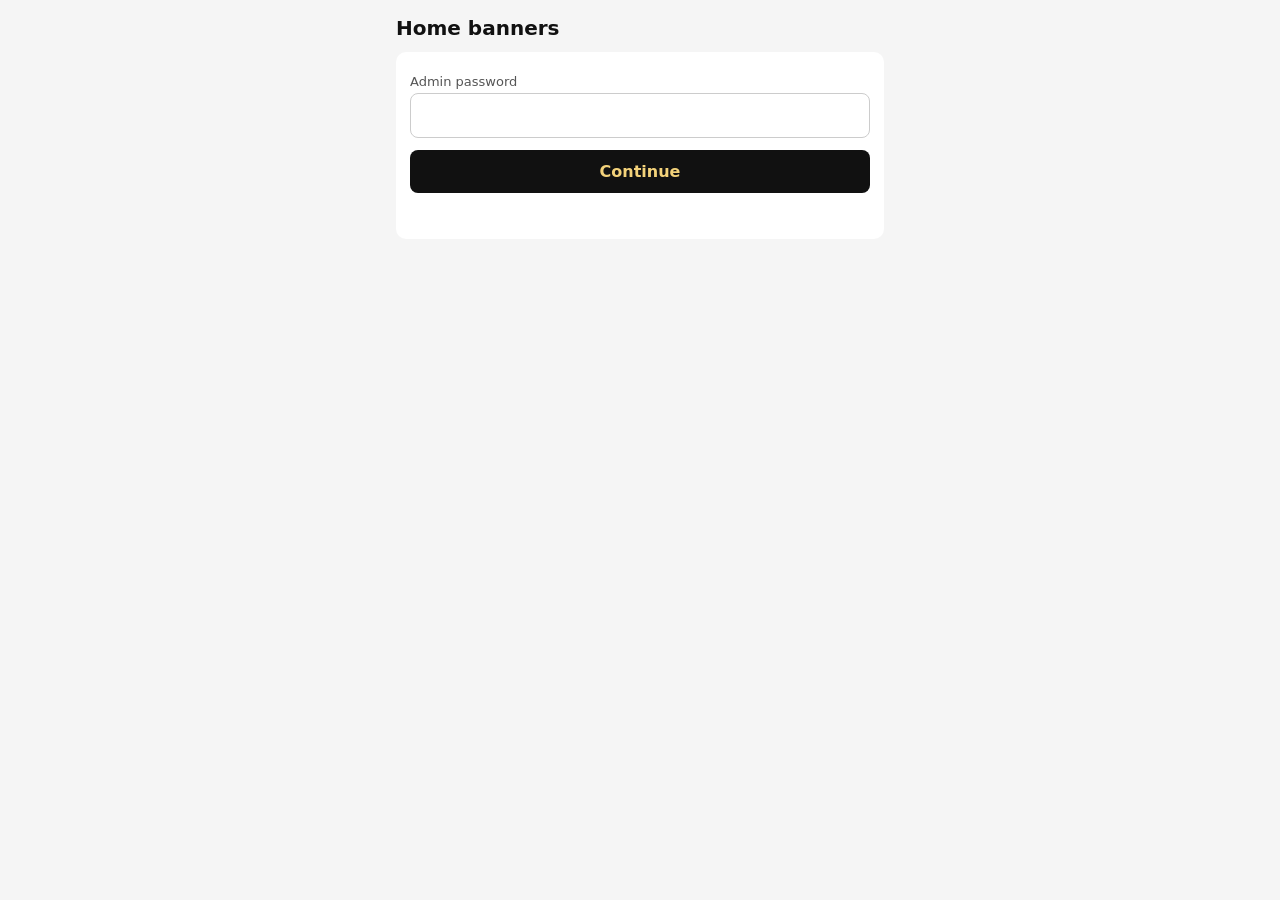
<file: public/banners.html>
<!DOCTYPE html>
<html lang="en">
<head>
<meta charset="UTF-8">
<meta name="viewport" content="width=device-width, initial-scale=1">
<meta name="robots" content="noindex">
<title>Home banners</title>
<style>
*{box-sizing:border-box;margin:0;padding:0}
body{font-family:system-ui,sans-serif;background:#f5f5f5;color:#111;padding:16px;max-width:520px;margin:auto}
h1{font-size:20px;margin-bottom:12px}
.box{background:#fff;border-radius:10px;padding:14px;margin-bottom:14px}
label{display:block;font-size:13px;color:#555;margin:8px 0 4px}
input,button{width:100%;padding:12px;border:1px solid #ccc;border-radius:8px;font:inherit;font-size:16px;margin-bottom:6px}
input[type=checkbox]{width:auto;margin:0 6px 0 0}
button{background:#111;color:#f3d27a;border:0;font-weight:700;cursor:pointer;margin-top:6px}
button.del{background:#c62828;color:#fff;width:auto;display:inline-block;padding:10px 14px;margin-left:6px}
button.save{width:auto;display:inline-block;padding:10px 14px}
.msg{font-size:14px;min-height:20px;margin-top:6px}
.ok{color:#1a7f37}.err{color:#c62828}
.hint{font-size:12px;color:#666;margin-top:4px}
.crow{display:flex;align-items:center;gap:10px;padding:10px 0;border-top:1px solid #eee;margin-top:8px}
.crow img{width:64px;height:64px;border-radius:50%;object-fit:cover;background:#222;border:2px solid #c9a24a;flex:none}
.crow .ci{flex:1;min-width:0}
.crow .ci b{display:block;font-size:14px;margin-bottom:4px}
.crow input[type=file]{font-size:13px;padding:6px;margin:0}
.crow button{width:auto;padding:8px 12px;font-size:14px;margin:4px 6px 0 0}
.thumb{width:100%;aspect-ratio:16/7;object-fit:cover;border-radius:8px;background:#eee;display:block;margin-bottom:6px}
</style>
</head>
<body>
<h1>Home banners</h1>

<div class="box" id="login">
  <label>Admin password</label>
  <input id="pw" type="password">
  <button id="go">Continue</button>
  <div class="msg err" id="lmsg"></div>
</div>

<div id="panel" style="display:none">
  <div class="box">
    <b>Category circle photos</b>
    <div class="hint">The round buttons under the banner. Upload a photo for each one. Without a photo it uses the first product photo of that category.</div>
    <div id="circs"></div>
  </div>
  <div class="box">
    <b>Add banner</b> <span class="hint" id="count"></span>
    <label>Photo (wide photo is best, e.g. 1600 x 700)</label>
    <input id="file" type="file" accept="image/*">
    <img id="prev" alt="" style="width:100%;display:none;border-radius:8px;margin:6px 0">
    <label>Text on the banner (optional)</label>
    <input id="ntext" maxlength="120" placeholder="e.g. New arrivals this week">
    <label>Link when tapped (optional)</label>
    <input id="nlink" maxlength="300" placeholder="e.g. /?cat=women or https://...">
    <label>Order (0 = first)</label>
    <input id="npos" type="number" value="0">
    <label><input id="nactive" type="checkbox" checked> Show on the website</label>
    <button id="add">Add banner</button>
    <div class="msg" id="amsg"></div>
  </div>
  <div id="list"></div>

</div>

<script>
const $ = s => document.querySelector(s);
let pw = sessionStorage.getItem("pw") || "";
let image = "";
const hdr = () => ({ "content-type": "application/json", "x-admin-password": pw });
const esc = s => String(s ?? "").replace(/[&<>"']/g, c => ({ "&": "&amp;", "<": "&lt;", ">": "&gt;", '"': "&quot;", "'": "&#39;" }[c]));

// Checks the password. An empty request is refused with 400 when the password is right, and 401 when it is wrong.
async function check() {
  const r = await fetch("/api/banners", { method: "POST", headers: hdr(), body: "{}" });
  return r.status !== 401;
}
function show() { $("#login").style.display = "none"; $("#panel").style.display = "block"; load(); loadCircs(); }

async function shrink(file) {
  const img = await createImageBitmap(file);
  const s = Math.min(1, 1200 / img.width);
  const c = document.createElement("canvas");
  c.width = Math.round(img.width * s); c.height = Math.round(img.height * s);
  c.getContext("2d").drawImage(img, 0, 0, c.width, c.height);
  return c.toDataURL("image/jpeg", 0.82);
}

async function load() {
  const r = await fetch("/api/banners", { headers: hdr() });
  const list = r.ok ? await r.json() : [];
  $("#count").textContent = list.length + " / 6";
  $("#list").innerHTML = list.map(b => `<div class="box" data-id="${b.id}">
      <img class="thumb" src="${b.image}" alt="">
      <label>Text</label><input class="t" value="${esc(b.text)}" maxlength="120">
      <label>Link</label><input class="l" value="${esc(b.link)}" maxlength="300">
      <label>Order</label><input class="p" type="number" value="${esc(b.pos)}">
      <label><input class="a" type="checkbox" ${b.active ? "checked" : ""}> Show on the website</label>
      <button class="save" data-save="${b.id}">Save</button><button class="del" data-del="${b.id}">Delete</button>
      <div class="msg" data-m="${b.id}"></div>
    </div>`).join("") || '<p class="hint">No banners yet.</p>';
}

async function saveRow(id) {
  const box = document.querySelector(`[data-id="${id}"]`);
  const msg = box.querySelector(`[data-m="${id}"]`);
  const r = await fetch("/api/banners", {
    method: "POST", headers: hdr(),
    body: JSON.stringify({ id: Number(id), text: box.querySelector(".t").value, link: box.querySelector(".l").value,
      pos: box.querySelector(".p").value, active: box.querySelector(".a").checked })
  });
  const d = await r.json().catch(() => ({}));
  msg.className = "msg " + (r.ok ? "ok" : "err");
  msg.textContent = r.ok ? "Saved ✓" : (d.error || "Could not save");
}

async function delRow(id) {
  if (!confirm("Delete this banner?")) return;
  await fetch("/api/banners?id=" + id, { method: "DELETE", headers: hdr() });
  load();
}

$("#list").addEventListener("click", e => {
  if (e.target.dataset.save) saveRow(e.target.dataset.save);
  if (e.target.dataset.del) delRow(e.target.dataset.del);
});

$("#file").onchange = async e => {
  const f = e.target.files[0];
  if (!f) return;
  image = await shrink(f);
  $("#prev").src = image; $("#prev").style.display = "block";
};

$("#add").onclick = async () => {
  const msg = $("#amsg");
  msg.className = "msg";
  if (!image) { msg.className = "msg err"; msg.textContent = "Choose a photo first."; return; }
  msg.textContent = "Adding…";
  const r = await fetch("/api/banners", {
    method: "POST", headers: hdr(),
    body: JSON.stringify({ image, text: $("#ntext").value, link: $("#nlink").value, pos: $("#npos").value, active: $("#nactive").checked })
  });
  const d = await r.json().catch(() => ({}));
  if (!r.ok) { msg.className = "msg err"; msg.textContent = d.error || "Could not add"; return; }
  image = ""; $("#file").value = ""; $("#prev").style.display = "none";
  $("#ntext").value = ""; $("#nlink").value = ""; $("#npos").value = "0";
  msg.className = "msg ok"; msg.textContent = "Added ✓";
  load();
};

// ---- Category circle photos ----
const CIRCS = [["dresses", "Dresses"], ["phone", "Phone"], ["school", "School"], ["bags", "Bags"]];
async function cropSquare(file) {
  const img = await createImageBitmap(file);
  const s = Math.min(img.width, img.height);
  const c = document.createElement("canvas");
  c.width = c.height = Math.min(400, s);
  c.getContext("2d").drawImage(img, (img.width - s) / 2, (img.height - s) / 2, s, s, 0, 0, c.width, c.height);
  return c.toDataURL("image/jpeg", 0.85);
}
async function loadCircs() {
  let m = {}, err = "";
  try {
    const r = await fetch("/api/circles");
    if (r.ok) m = await r.json(); else err = "Circle photo API not found (status " + r.status + "). Upload functions/api/circles.js and circle-image.js to GitHub.";
  } catch (e) { err = "Circle photo API is not working. Check that functions/api/circles.js and circle-image.js are uploaded to GitHub."; }
  $("#circs").innerHTML = (err ? `<div class="msg err">${err}</div>` : "") + CIRCS.map(([k, n]) => `<div class="crow" data-k="${k}">
      <img src="${m[k] || "[data-uri]"}" alt="">
      <div class="ci"><b>${n}</b><input type="file" accept="image/*" data-up="${k}">
      ${m[k] ? `<button class="del" data-rm="${k}">Remove</button>` : ""}<div class="msg" data-cm="${k}"></div></div></div>`).join("");
}
$("#circs").addEventListener("change", async e => {
  const k = e.target.dataset.up, f = e.target.files[0];
  if (!k || !f) return;
  const msg = document.querySelector(`[data-cm="${k}"]`);
  msg.className = "msg"; msg.textContent = "Uploading…";
  let r;
  try { r = await fetch("/api/circles", { method: "POST", headers: hdr(), body: JSON.stringify({ key: k, image: await cropSquare(f) }) }); }
  catch (x) { msg.className = "msg err"; msg.textContent = "Could not upload"; return; }
  const d = await r.json().catch(() => ({}));
  if (!r.ok) { msg.className = "msg err"; msg.textContent = d.error || (r.status === 404 || r.status === 405 ? "circles.js is not uploaded to functions/api yet" : "Could not upload (status " + r.status + ")"); return; }
  loadCircs();
});
$("#circs").addEventListener("click", async e => {
  const k = e.target.dataset.rm;
  if (!k || !confirm("Remove this photo?")) return;
  await fetch("/api/circles?key=" + k, { method: "DELETE", headers: hdr() });
  loadCircs();
});

$("#go").onclick = async () => {
  pw = $("#pw").value;
  if (await check()) { sessionStorage.setItem("pw", pw); show(); }
  else $("#lmsg").textContent = "Wrong password.";
};
if (pw) check().then(ok => { if (ok) show(); else sessionStorage.removeItem("pw"); });
</script>
</body>
</html>
</file>
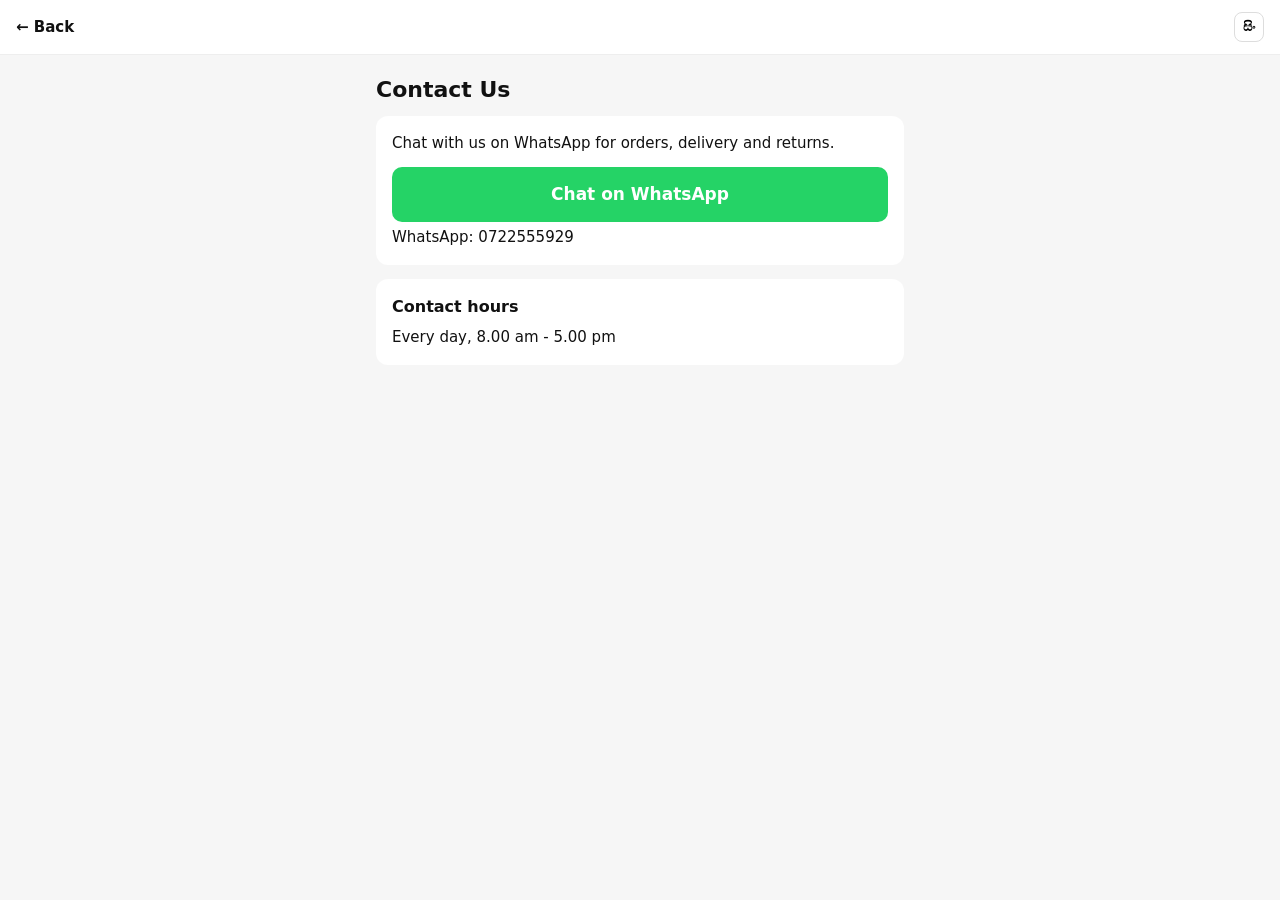
<file: public/contact.html>
<!DOCTYPE html>
<html lang="en">
<head>
<meta charset="UTF-8">
<meta name="viewport" content="width=device-width, initial-scale=1">
<title>Contact Us - Max Style</title>
<style>
*{box-sizing:border-box;margin:0;padding:0}
body{font-family:'Source Sans 3','Noto Sans Sinhala',system-ui,sans-serif;background:#f6f6f6;color:#111;padding:0 0 40px}
.top{background:#fff;border-bottom:1px solid #eee;display:flex;align-items:center;justify-content:space-between;padding:12px 16px;position:sticky;top:0}
.top a{color:#111;text-decoration:none;font-weight:600;font-size:15px}
.top button{border:1px solid #ddd;background:#fff;border-radius:8px;padding:6px 8px;font-weight:700;font-size:13px}
.wrap{max-width:560px;margin:auto;padding:16px}
h1{font-size:22px;margin:6px 0 14px}
.card{background:#fff;border-radius:12px;padding:16px;margin-bottom:14px;font-size:15px;line-height:1.55}
h2{font-size:16px;margin-bottom:6px}
.wa{display:block;text-align:center;background:#25d366;color:#fff;text-decoration:none;font-weight:700;font-size:17px;padding:14px;border-radius:10px;margin:12px 0 4px}
</style>
</head>
<body>
<div class="top"><a href="index.html" id="bk">← Back</a><button id="langBtn">සිං</button></div>
<div class="wrap">
  <h1>Contact Us</h1>
  <div class="card">
    <p>Chat with us on WhatsApp for orders, delivery and returns.</p>
    <a class="wa" href="https://wa.me/94722555929" target="_blank" rel="noopener">Chat on WhatsApp</a>
    <p>WhatsApp: 0722555929</p>
  </div>
  <div class="card">
    <h2>Contact hours</h2>
    <p>Every day, 8.00 am - 5.00 pm</p>
  </div>
</div>
<script>
document.getElementById("bk").addEventListener("click",function(e){
  if(history.length>1&&document.referrer.indexOf(location.host)>-1){e.preventDefault();history.back();}
});
</script>
<script src="lang.js"></script>
</body>
</html>
</file>
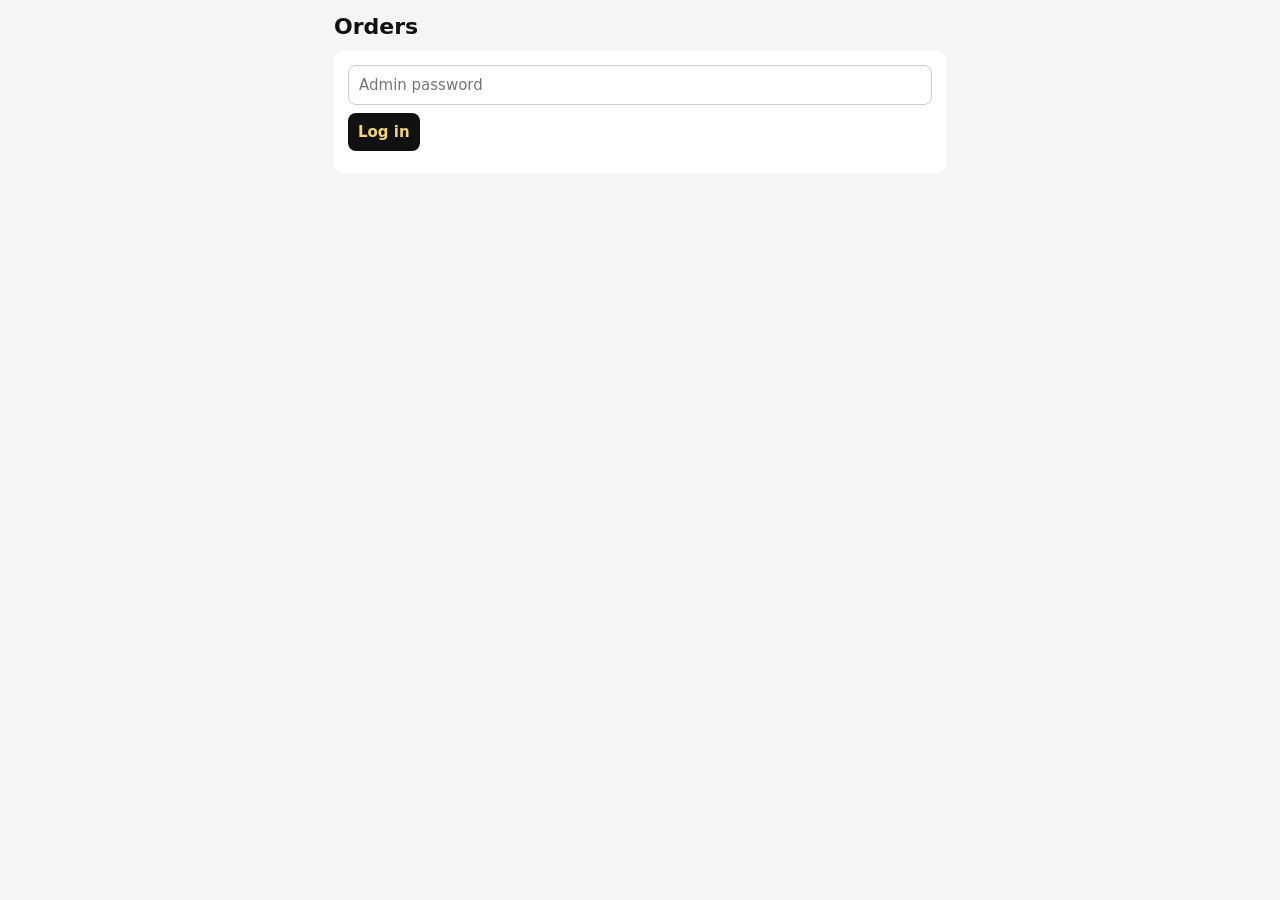
<file: public/orders.html>
<!DOCTYPE html>
<html lang="en">
<head>
<meta charset="UTF-8">
<meta name="viewport" content="width=device-width, initial-scale=1">
<meta name="robots" content="noindex">
<title>Max Style Orders</title>
<style>
*{box-sizing:border-box;margin:0;padding:0}
body{font-family:system-ui,sans-serif;background:#f5f5f5;color:#111;padding:14px;max-width:640px;margin:auto}
h1{font-size:22px;margin-bottom:12px}
.box{background:#fff;border-radius:10px;padding:14px;margin-bottom:12px}
input,select,button{font:inherit;font-size:15px;padding:10px;border:1px solid #ccc;border-radius:8px}
input{width:100%;margin-bottom:8px}
button{background:#111;color:#f3d27a;border:0;font-weight:700;cursor:pointer}
.row{display:flex;justify-content:space-between;gap:8px;align-items:center;flex-wrap:wrap}
.code{font-weight:700;font-size:17px}
.muted{color:#666;font-size:14px}
.items{font-size:14px;margin:8px 0;padding-left:18px}
.wa{display:inline-block;background:#25d366;color:#fff;text-decoration:none;padding:8px 12px;border-radius:8px;font-size:14px;font-weight:700}
.msg{color:#c62828;font-size:14px;margin-bottom:8px}
</style>
</head>
<body>
<h1>Orders</h1>
<div class="box" id="login">
  <input id="pw" type="password" placeholder="Admin password">
  <button id="go">Log in</button>
  <div class="msg" id="lmsg"></div>
</div>
<div id="panel" style="display:none">
  <div class="row" style="margin-bottom:10px"><span class="muted" id="count"></span><button id="reload">Refresh</button></div>
  <div id="list"></div>
</div>
<script>
const $=s=>document.querySelector(s);
const esc=s=>String(s??"").replace(/[&<>"']/g,c=>({"&":"&amp;","<":"&lt;",">":"&gt;",'"':"&quot;","'":"&#39;"}[c]));
const STATUSES=[["received","Received"],["confirmed","Confirmed"],["packed","Packed"],["out","Out for delivery"],["delivered","Delivered"],["cancelled","Cancelled"]];
let pw=sessionStorage.getItem("pw")||"";
const hdr=()=>({"content-type":"application/json","x-admin-password":pw});
const waNum=p=>{let d=String(p||"").replace(/\D/g,"");if(d.startsWith("0"))d="94"+d.slice(1);return d;};
const money=n=>Number(n).toLocaleString("en-US");
const dt=t=>t?new Date(t).toLocaleString("en-GB",{timeZone:"Asia/Colombo"}):"";

async function login(){
  const r=await fetch("/api/orders",{headers:hdr()});
  if(r.ok){sessionStorage.setItem("pw",pw);$("#login").style.display="none";$("#panel").style.display="block";load();}
  else{$("#lmsg").textContent="Wrong password, or the server is not set up yet.";}
}
// Payment method text for an order card (old orders without a payment value count as cash on delivery)
function payLine(o){
  const p=o.payment||"cod";
  if(p==="cod")return "Cash on delivery";
  return (p==="bank"?"Bank Deposit":"Online Transfer")+(o.pay_title?" · "+o.pay_title:"")+(o.pay_state==="awaiting"?" · Slip pending":o.pay_state==="slip_sent"?" · Slip sent, please check":o.pay_state==="paid"?" · Paid ✓":"");
}
// Gift box for an order card: who sent it, the message, wrapping, and whether the sender's name must stay hidden.
// For a gift, the name / phone / address on the card are the RECEIVER's.
function giftHtml(o){
  if(!o.is_gift)return "";
  return `<div style="background:#fff8e1;border:1px solid #e6d9a8;border-radius:10px;padding:9px 11px;margin:6px 0;font-size:13px;line-height:1.5">
    <b>🎁 GIFT</b> <span class="muted">(name, phone and address above = receiver)</span><br>
    <b>Sender:</b> ${esc(o.sender_name||"-")}${o.sender_phone?" · "+esc(o.sender_phone):""}<br>
    ${o.hide_sender?'<b style="color:#c62828">Hide sender name from the receiver</b><br>':""}
    <b>Gift wrap:</b> ${Number(o.gift_wrap)>0?"Yes (Rs. "+money(o.gift_wrap)+")":"No"}
    ${o.gift_msg?'<br><b>Message:</b> “'+esc(o.gift_msg)+'”':""}
  </div>`;
}
async function load(){
  const r=await fetch("/api/orders",{headers:hdr()});
  if(!r.ok){$("#list").innerHTML='<p class="msg">Could not load orders.</p>';return;}
  const orders=await r.json();
  $("#count").textContent=orders.length+" orders";
  $("#list").innerHTML=orders.length?orders.map(o=>{
    const label=(STATUSES.find(s=>s[0]===o.status)||[])[1]||o.status;
    const msg="Hi "+o.name+", your Max Style order "+o.code+" is now: "+label+". Thank you!";
    return `<div class="box">
      <div class="row"><span class="code">${esc(o.code)}</span><span class="muted">${esc(dt(o.created))}</span></div>
      <div><b>${esc(o.name)}</b> · ${esc(o.district)}</div>
      <div class="muted">${esc(o.phone1)}${o.phone2?" / "+esc(o.phone2):""}</div>
      <div class="muted">${esc(o.address)}</div>
      <div style="margin:6px 0"><span style="display:inline-block;background:${(o.payment||"cod")==="cod"?"#eee":"#fdf5d8"};border-radius:999px;padding:3px 11px;font-size:13px;font-weight:600">${esc(payLine(o))}</span></div>
      ${giftHtml(o)}
      <ul class="items">${o.items.map(i=>`<li>${esc(i.name)}${i.size?" ("+esc(i.size)+")":""}${i.color?" ["+esc(i.color)+"]":""} x${i.qty}</li>`).join("")}</ul>
      <div class="row"><b>Rs. ${money(o.total)}</b>
        <select onchange="setStatus(${o.id},this.value)">${STATUSES.map(([v,l])=>`<option value="${v}" ${o.status===v?"selected":""}>${l}</option>`).join("")}</select>
      </div>
      ${(o.payment||"cod")!=="cod"&&o.pay_state!=="paid"?`<p style="margin-top:10px"><button class="sec" onclick="markPaid(${o.id})">Slip ආවා ✓ · Mark as paid</button></p>`:""}
      <p style="margin-top:10px"><a class="wa" href="https://wa.me/${waNum(o.phone1)}?text=${encodeURIComponent(msg)}" target="_blank" rel="noopener">WhatsApp customer</a></p>
    </div>`;}).join(""):"<p>No orders yet.</p>";
}
async function markPaid(id){
  if(!confirm("Slip එක බලලා ගෙවීම ලැබුණාද? Mark as paid?"))return;
  const r=await fetch("/api/orders",{method:"PUT",headers:hdr(),body:JSON.stringify({id,pay_state:"paid"})});
  if(!r.ok)alert("Could not update.");
  load();
}
async function setStatus(id,status){
  const r=await fetch("/api/orders",{method:"PUT",headers:hdr(),body:JSON.stringify({id,status})});
  if(!r.ok)alert("Could not update status.");
  load();
}
$("#go").onclick=()=>{pw=$("#pw").value;login();};
$("#reload").onclick=load;
if(pw)login();
</script>
</body>
</html>
</file>
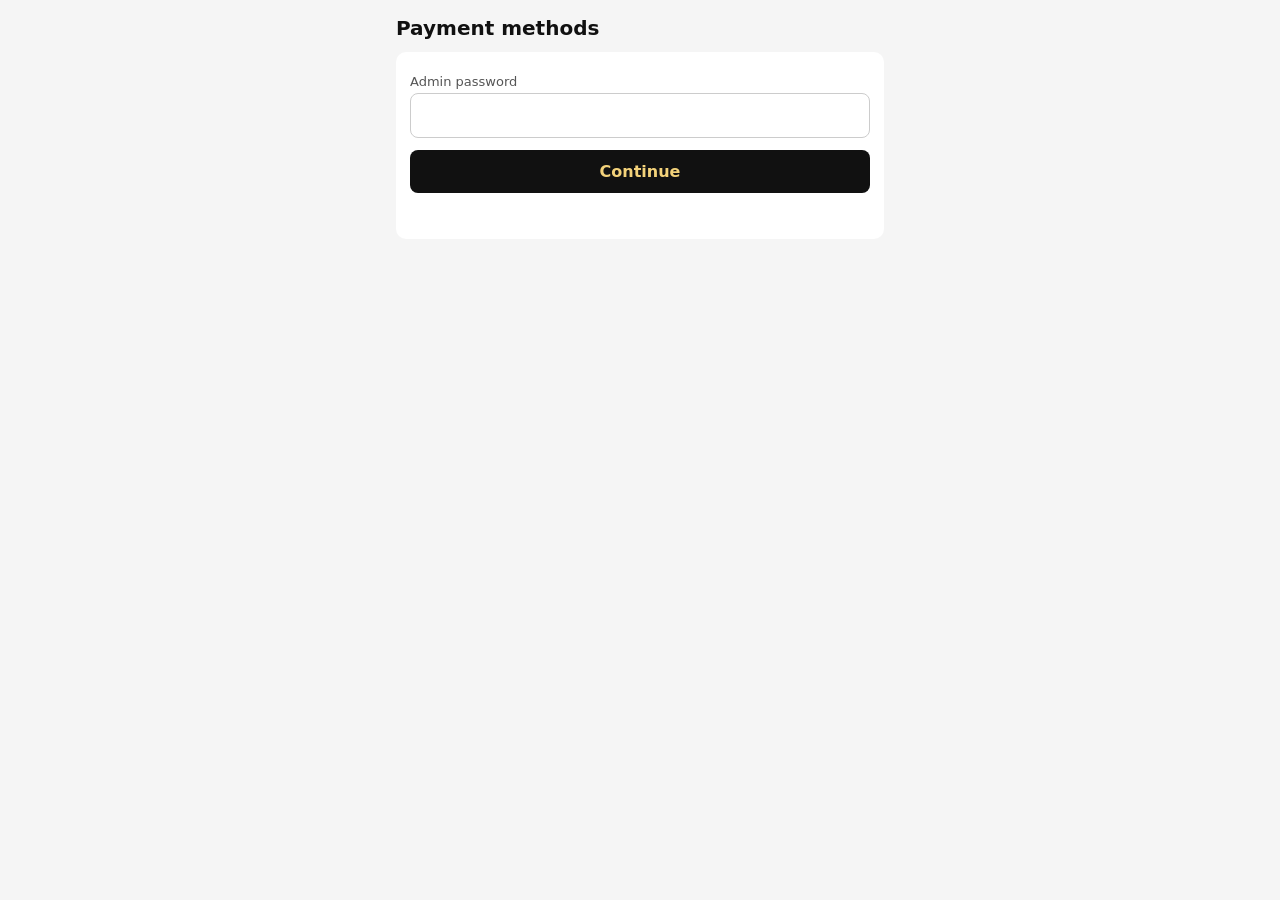
<file: public/paymethods.html>
<!DOCTYPE html>
<html lang="en">
<head>
<meta charset="UTF-8">
<meta name="viewport" content="width=device-width, initial-scale=1">
<meta name="robots" content="noindex">
<title>Payment methods</title>
<style>
*{box-sizing:border-box;margin:0;padding:0}
body{font-family:system-ui,sans-serif;background:#f5f5f5;color:#111;padding:16px;max-width:520px;margin:auto}
h1{font-size:20px;margin-bottom:12px}
.box{background:#fff;border-radius:10px;padding:14px;margin-bottom:14px}
label{display:block;font-size:13px;color:#555;margin:8px 0 4px}
input,select,textarea,button{width:100%;padding:12px;border:1px solid #ccc;border-radius:8px;font:inherit;font-size:16px;margin-bottom:6px;background:#fff}
textarea{min-height:110px;resize:vertical}
input[type=checkbox]{width:auto;margin:0 6px 0 0}
button{background:#111;color:#f3d27a;border:0;font-weight:700;cursor:pointer;margin-top:6px}
button.del{background:#c62828;color:#fff;width:auto;display:inline-block;padding:10px 14px;margin-left:6px}
button.save{width:auto;display:inline-block;padding:10px 14px}
.msg{font-size:14px;min-height:20px;margin-top:6px}
.ok{color:#1a7f37}.err{color:#c62828}
.hint{font-size:12px;color:#666;margin-top:4px}
</style>
</head>
<body>
<h1>Payment methods</h1>

<div class="box" id="login">
  <label>Admin password</label>
  <input id="pw" type="password">
  <button id="go">Continue</button>
  <div class="msg err" id="lmsg"></div>
</div>

<div id="panel" style="display:none">
  <div class="box">
    <b>Add payment method</b> <span class="hint" id="count"></span>
    <label>Type</label>
    <select id="ntype">
      <option value="bank">Bank Deposit</option>
      <option value="online">Online Transfer</option>
    </select>
    <label>Title (customers see this)</label>
    <input id="ntitle" maxlength="60" placeholder="e.g. Commercial Bank - Savings">
    <label>Details (account name, number, branch...)</label>
    <textarea id="ndet" maxlength="600" placeholder="Account name: ...&#10;Account no: ...&#10;Branch: ..."></textarea>
    <label>Order (0 = first)</label>
    <input id="nsort" type="number" value="0">
    <label><input id="nactive" type="checkbox" checked> Show to customers</label>
    <button id="add">Add</button>
    <div class="msg" id="amsg"></div>
  </div>
  <div id="list"></div>
</div>

<script>
const $ = s => document.querySelector(s);
let pw = sessionStorage.getItem("pw") || "";
const hdr = () => ({ "content-type": "application/json", "x-admin-password": pw });
const esc = s => String(s ?? "").replace(/[&<>"']/g, c => ({ "&": "&amp;", "<": "&lt;", ">": "&gt;", '"': "&quot;", "'": "&#39;" }[c]));
const TY = { bank: "Bank Deposit", online: "Online Transfer" };
const opts = t => Object.keys(TY).map(k => `<option value="${k}" ${k === t ? "selected" : ""}>${TY[k]}</option>`).join("");

// Empty request: 400 when the password is right, 401 when it is wrong.
async function check() {
  const r = await fetch("/api/paymethods", { method: "POST", headers: hdr(), body: "{}" });
  return r.status !== 401;
}
function show() { $("#login").style.display = "none"; $("#panel").style.display = "block"; load(); }

async function load() {
  const r = await fetch("/api/paymethods", { headers: hdr() });
  const list = r.ok ? await r.json() : [];
  $("#count").textContent = list.length + " / 10";
  $("#list").innerHTML = list.map(m => `<div class="box" data-id="${m.id}">
      <label>Type</label><select class="ty">${opts(m.type)}</select>
      <label>Title</label><input class="t" value="${esc(m.title)}" maxlength="60">
      <label>Details</label><textarea class="d" maxlength="600">${esc(m.details)}</textarea>
      <label>Order</label><input class="s" type="number" value="${esc(m.sort)}">
      <label><input class="a" type="checkbox" ${m.active ? "checked" : ""}> Show to customers</label>
      <button class="save" data-save="${m.id}">Save</button><button class="del" data-del="${m.id}">Delete</button>
      <div class="msg" data-m="${m.id}"></div>
    </div>`).join("") || '<p class="hint">No payment methods yet.</p>';
}

async function saveRow(id) {
  const box = document.querySelector(`[data-id="${id}"]`);
  const msg = box.querySelector(`[data-m="${id}"]`);
  const r = await fetch("/api/paymethods", {
    method: "POST", headers: hdr(),
    body: JSON.stringify({ id: Number(id), type: box.querySelector(".ty").value, title: box.querySelector(".t").value,
      details: box.querySelector(".d").value, sort: box.querySelector(".s").value, active: box.querySelector(".a").checked })
  });
  const d = await r.json().catch(() => ({}));
  msg.className = "msg " + (r.ok ? "ok" : "err");
  msg.textContent = r.ok ? "Saved ✓" : (d.error || "Could not save");
}

async function delRow(id) {
  if (!confirm("Delete this payment method?")) return;
  await fetch("/api/paymethods?id=" + id, { method: "DELETE", headers: hdr() });
  load();
}

$("#list").addEventListener("click", e => {
  if (e.target.dataset.save) saveRow(e.target.dataset.save);
  if (e.target.dataset.del) delRow(e.target.dataset.del);
});

$("#add").onclick = async () => {
  const msg = $("#amsg");
  msg.className = "msg"; msg.textContent = "Adding…";
  const r = await fetch("/api/paymethods", {
    method: "POST", headers: hdr(),
    body: JSON.stringify({ type: $("#ntype").value, title: $("#ntitle").value, details: $("#ndet").value,
      sort: $("#nsort").value, active: $("#nactive").checked })
  });
  const d = await r.json().catch(() => ({}));
  if (!r.ok) { msg.className = "msg err"; msg.textContent = d.error || "Could not add"; return; }
  $("#ntitle").value = ""; $("#ndet").value = ""; $("#nsort").value = "0";
  msg.className = "msg ok"; msg.textContent = "Added ✓";
  load();
};

$("#go").onclick = async () => {
  pw = $("#pw").value;
  if (await check()) { sessionStorage.setItem("pw", pw); show(); }
  else $("#lmsg").textContent = "Wrong password.";
};
if (pw) check().then(ok => { if (ok) show(); else sessionStorage.removeItem("pw"); });
</script>
</body>
</html>
</file>
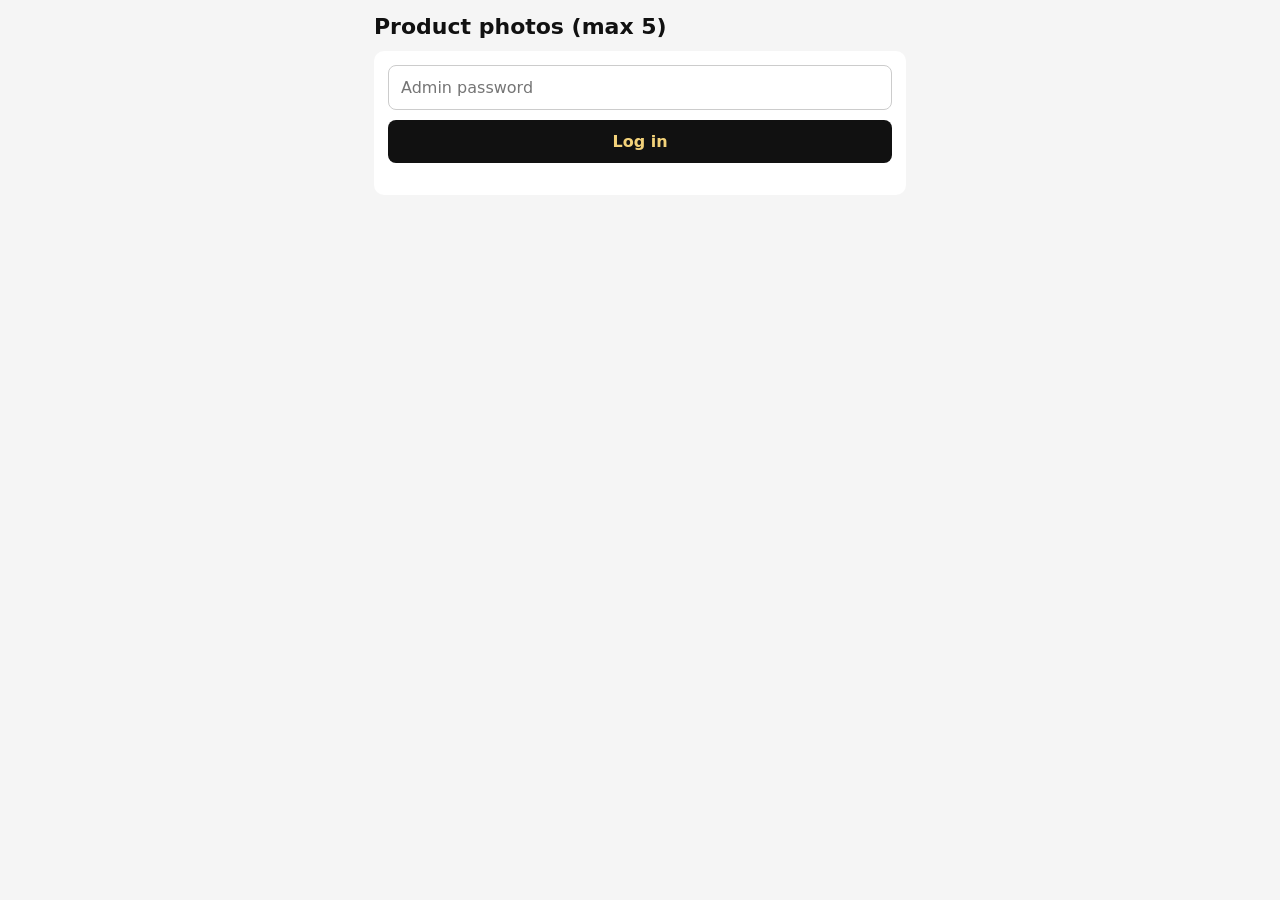
<file: public/photos.html>
<!DOCTYPE html>
<html lang="en">
<head>
<meta charset="UTF-8">
<meta name="viewport" content="width=device-width, initial-scale=1">
<meta name="robots" content="noindex">
<title>Max Style Photos</title>
<style>
*{box-sizing:border-box;margin:0;padding:0}
body{font-family:system-ui,sans-serif;background:#f5f5f5;color:#111;padding:14px;max-width:560px;margin:auto}
h1{font-size:22px;margin-bottom:12px}
.box{background:#fff;border-radius:10px;padding:14px;margin-bottom:14px}
input,select,button{width:100%;padding:12px;margin-bottom:10px;border:1px solid #ccc;border-radius:8px;font:inherit;font-size:16px}
button{background:#111;color:#f3d27a;border:0;font-weight:700;cursor:pointer}
button.del{background:#c62828;color:#fff;width:auto;padding:6px 10px;margin:0;font-size:13px}
.msg{font-size:14px;margin-bottom:8px;color:#c62828}
.grid{display:grid;grid-template-columns:repeat(5,1fr);gap:6px;margin-bottom:10px}
.grid div{position:relative}
.grid img{width:100%;aspect-ratio:3/4;object-fit:cover;border-radius:6px;background:#eee;display:block}
.grid button{position:absolute;top:2px;right:2px;padding:2px 6px;font-size:12px;width:auto;margin:0}
.hint{font-size:13px;color:#666;margin-bottom:8px}
</style>
</head>
<body>
<h1>Product photos (max 5)</h1>

<div class="box" id="login">
  <input id="pw" type="password" placeholder="Admin password">
  <button id="go">Log in</button>
  <div class="msg" id="lmsg"></div>
</div>

<div id="panel" style="display:none">
  <div class="box">
    <select id="prod"></select>
    <div class="grid" id="photos"></div>
    <div class="hint" id="count"></div>
    <input id="files" type="file" accept="image/*" multiple>
    <button id="save">Upload selected photos</button>
    <div class="msg" id="msg"></div>
  </div>
</div>

<script>
const $=s=>document.querySelector(s);
const esc=s=>String(s??"").replace(/[&<>"']/g,c=>({"&":"&amp;","<":"&lt;",">":"&gt;",'"':"&quot;","'":"&#39;"}[c]));
let pw=sessionStorage.getItem("pw")||"", products=[];
const hdr=()=>({"content-type":"application/json","x-admin-password":pw});

// Fits a photo into an exact 3:4 picture (720 x 960). The whole photo is kept (nothing is cut off); the empty space is
// filled with the photo's own edge colour, so it looks seamless. Transparent areas count as white.
async function shrink(file){
  const W=720,H=960,img=await createImageBitmap(file);
  const c=document.createElement("canvas");c.width=W;c.height=H;
  const x=c.getContext("2d");
  const N=24,t=document.createElement("canvas");t.width=N;t.height=N;
  const tx=t.getContext("2d");tx.drawImage(img,0,0,N,N);
  const d=tx.getImageData(0,0,N,N).data;let r=0,g=0,b=0,n=0;
  for(let i=0;i<N;i++)for(let j=0;j<N;j++){
    if(i>0&&i<N-1&&j>0&&j<N-1)continue;
    const k=(j*N+i)*4,a=d[k+3]/255;
    r+=d[k]*a+255*(1-a);g+=d[k+1]*a+255*(1-a);b+=d[k+2]*a+255*(1-a);n++;
  }
  x.fillStyle="rgb("+Math.round(r/n)+","+Math.round(g/n)+","+Math.round(b/n)+")";x.fillRect(0,0,W,H);
  const s=Math.min(W/img.width,H/img.height),w=Math.round(img.width*s),h=Math.round(img.height*s);
  x.imageSmoothingQuality="high";
  x.drawImage(img,Math.round((W-w)/2),Math.round((H-h)/2),w,h);
  return c.toDataURL("image/jpeg",.82);
}
async function login(){
  const r=await fetch("/api/products",{method:"POST",headers:hdr(),body:JSON.stringify({check:true})});
  if(r.ok){sessionStorage.setItem("pw",pw);$("#login").style.display="none";$("#panel").style.display="block";await loadProducts();}
  else{$("#lmsg").textContent="Wrong password, or the server is not set up yet.";}
}
async function loadProducts(){
  products=await (await fetch("/api/products")).json();
  $("#prod").innerHTML=products.map(p=>`<option value="${p.id}">${esc(p.name)}</option>`).join("");
  await loadPhotos();
}
async function loadPhotos(){
  const id=$("#prod").value;
  const list=await (await fetch("/api/photos?product="+id)).json();
  $("#photos").innerHTML=list.map(p=>`<div><img src="${p.url}" alt=""><button class="del" onclick="delPhoto(${p.id})">X</button></div>`).join("");
  $("#count").textContent=list.length+" / 5 photos";
  window._left=5-list.length;
}
async function delPhoto(pid){
  if(!confirm("Delete this photo?"))return;
  await fetch("/api/photos?id="+pid,{method:"DELETE",headers:hdr()});
  await loadPhotos();
}
$("#go").onclick=()=>{pw=$("#pw").value;login();};
$("#prod").onchange=loadPhotos;
$("#save").onclick=async()=>{
  const files=[...$("#files").files];
  if(!files.length){$("#msg").textContent="Choose photos first.";return;}
  if(files.length>window._left){$("#msg").textContent="You can add only "+window._left+" more photo(s).";return;}
  $("#msg").textContent="Uploading…";
  for(const f of files){
    const image=await shrink(f);
    const r=await fetch("/api/photos",{method:"POST",headers:hdr(),body:JSON.stringify({product:$("#prod").value,image})});
    if(!r.ok){$("#msg").textContent=(await r.json()).error||"Error";await loadPhotos();return;}
  }
  $("#files").value="";$("#msg").textContent="";
  await loadPhotos();
};
if(pw)login();
</script>
</body>
</html>
</file>
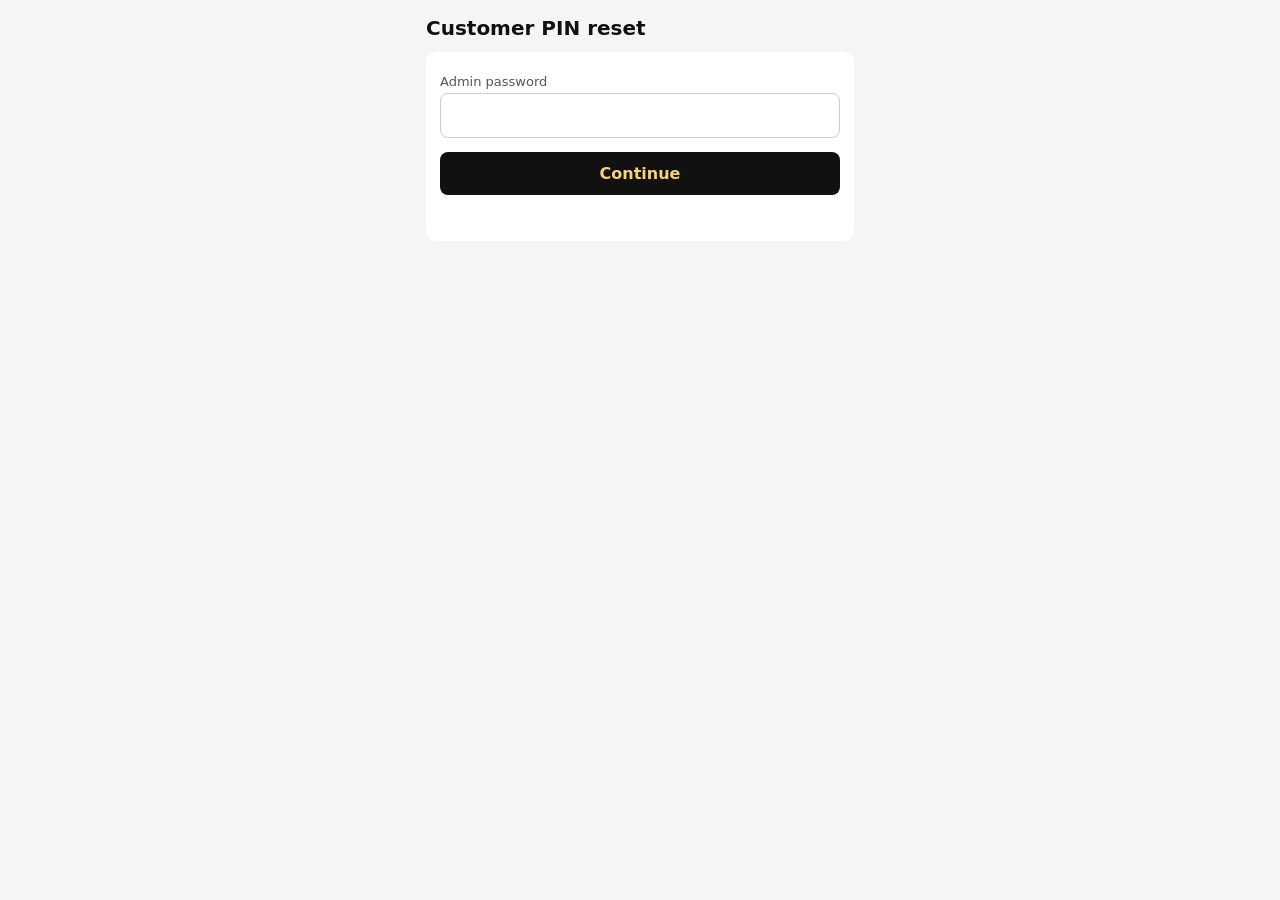
<file: public/pinreset.html>
<!DOCTYPE html>
<html lang="en">
<head>
<meta charset="UTF-8">
<meta name="viewport" content="width=device-width, initial-scale=1">
<meta name="robots" content="noindex">
<title>Customer PIN reset</title>
<style>
*{box-sizing:border-box;margin:0;padding:0}
body{font-family:system-ui,sans-serif;background:#f5f5f5;color:#111;padding:16px;max-width:460px;margin:auto}
h1{font-size:20px;margin-bottom:12px}
.box{background:#fff;border-radius:10px;padding:14px;margin-bottom:14px}
label{display:block;font-size:13px;color:#555;margin:8px 0 4px}
input,button{width:100%;padding:12px;border:1px solid #ccc;border-radius:8px;font:inherit;font-size:16px;margin-bottom:6px}
button{background:#111;color:#f3d27a;border:0;font-weight:700;cursor:pointer;margin-top:8px}
.msg{font-size:14px;min-height:20px;margin-top:6px}
.ok{color:#1a7f37}.err{color:#c62828}
.hint{font-size:12px;color:#666;margin-top:4px}
</style>
</head>
<body>
<h1>Customer PIN reset</h1>

<div class="box" id="login">
  <label>Admin password</label>
  <input id="pw" type="password">
  <button id="go">Continue</button>
  <div class="msg err" id="lmsg"></div>
</div>

<div class="box" id="panel" style="display:none">
  <label>Customer phone number</label>
  <input id="phone" inputmode="tel" placeholder="07XXXXXXXX">
  <label>New 4-digit PIN</label>
  <input id="pin" type="text" inputmode="numeric" maxlength="4" placeholder="e.g. 4821">
  <div class="hint">Tell the customer the new PIN on WhatsApp. They can change it later in Settings.</div>
  <button id="reset">Reset PIN</button>
  <div class="msg" id="msg"></div>
</div>

<script>
const $ = s => document.querySelector(s);
let pw = sessionStorage.getItem("pw") || "";
function show() { $("#login").style.display = "none"; $("#panel").style.display = "block"; }
async function check() {
  // Check the password with a request that does nothing except verify it.
  const r = await fetch("/api/account", { method: "POST", headers: { "content-type": "application/json", "x-admin-password": pw }, body: JSON.stringify({ action: "adminReset", phone: "", new_pin: "" }) });
  return r.status !== 401;
}
$("#go").onclick = async () => {
  pw = $("#pw").value;
  if (await check()) { sessionStorage.setItem("pw", pw); show(); }
  else $("#lmsg").textContent = "Wrong password.";
};
$("#reset").onclick = async () => {
  const msg = $("#msg");
  msg.className = "msg";
  const r = await fetch("/api/account", {
    method: "POST",
    headers: { "content-type": "application/json", "x-admin-password": pw },
    body: JSON.stringify({ action: "adminReset", phone: $("#phone").value, new_pin: $("#pin").value.trim() })
  });
  const d = await r.json().catch(() => ({}));
  if (r.ok) { msg.className = "msg ok"; msg.textContent = "PIN reset. Customer must sign in again with the new PIN."; $("#phone").value = ""; $("#pin").value = ""; }
  else { msg.className = "msg err"; msg.textContent = d.error || "Could not reset the PIN"; if (r.status === 401) sessionStorage.removeItem("pw"); }
};
if (pw) check().then(ok => { if (ok) show(); else sessionStorage.removeItem("pw"); });
</script>
</body>
</html>
</file>
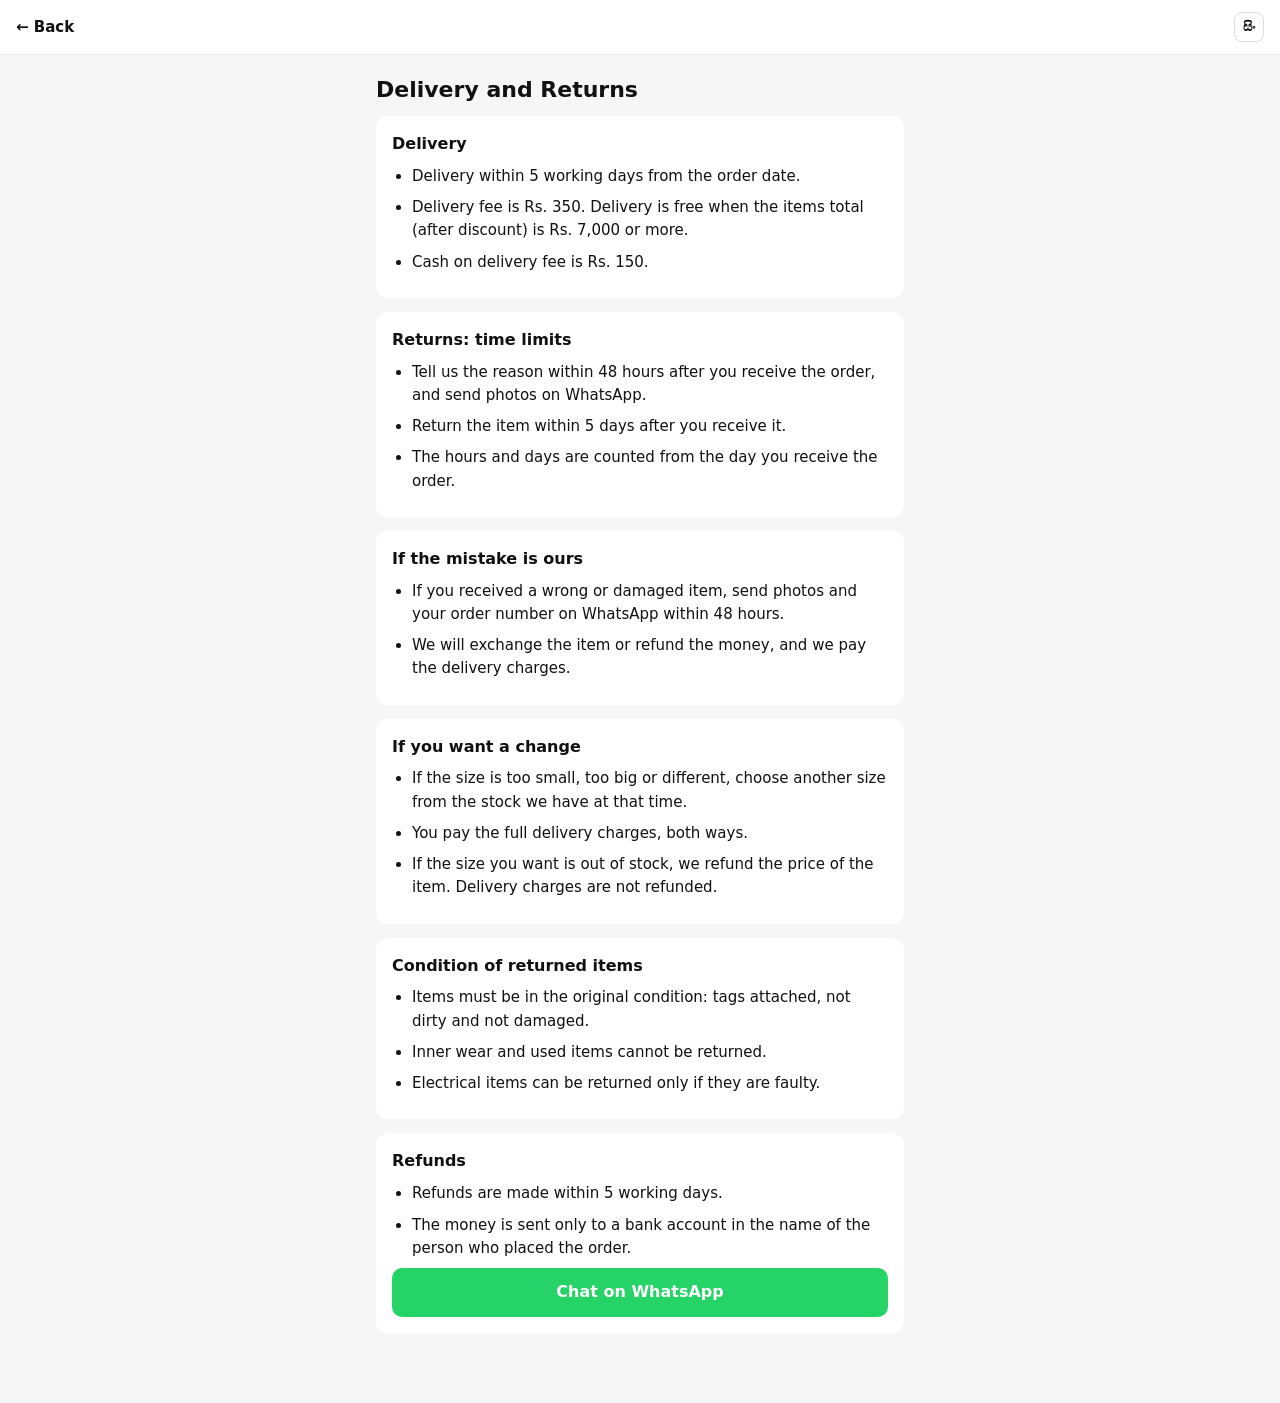
<file: public/returns.html>
<!DOCTYPE html>
<html lang="en">
<head>
<meta charset="UTF-8">
<meta name="viewport" content="width=device-width, initial-scale=1">
<title>Delivery and Returns - Max Style</title>
<style>
*{box-sizing:border-box;margin:0;padding:0}
body{font-family:'Source Sans 3','Noto Sans Sinhala',system-ui,sans-serif;background:#f6f6f6;color:#111;padding:0 0 40px}
.top{background:#fff;border-bottom:1px solid #eee;display:flex;align-items:center;justify-content:space-between;padding:12px 16px;position:sticky;top:0}
.top a{color:#111;text-decoration:none;font-weight:600;font-size:15px}
.top button{border:1px solid #ddd;background:#fff;border-radius:8px;padding:6px 8px;font-weight:700;font-size:13px}
.wrap{max-width:560px;margin:auto;padding:16px}
h1{font-size:22px;margin:6px 0 14px}
.card{background:#fff;border-radius:12px;padding:16px;margin-bottom:14px;font-size:15px;line-height:1.55}
h2{font-size:16px;margin-bottom:8px}
ul{padding-left:20px}
li{margin-bottom:8px}
.wa{display:block;text-align:center;background:#25d366;color:#fff;text-decoration:none;font-weight:700;font-size:16px;padding:12px;border-radius:10px;margin-top:6px}
</style>
</head>
<body>
<div class="top"><a href="index.html" id="bk">← Back</a><button id="langBtn">සිං</button></div>
<div class="wrap">
  <h1>Delivery and Returns</h1>

  <div class="card">
    <h2>Delivery</h2>
    <ul>
      <li>Delivery within 5 working days from the order date.</li>
      <li>Delivery fee is Rs. 350. Delivery is free when the items total (after discount) is Rs. 7,000 or more.</li>
      <li>Cash on delivery fee is Rs. 150.</li>
    </ul>
  </div>

  <div class="card">
    <h2>Returns: time limits</h2>
    <ul>
      <li>Tell us the reason within 48 hours after you receive the order, and send photos on WhatsApp.</li>
      <li>Return the item within 5 days after you receive it.</li>
      <li>The hours and days are counted from the day you receive the order.</li>
    </ul>
  </div>

  <div class="card">
    <h2>If the mistake is ours</h2>
    <ul>
      <li>If you received a wrong or damaged item, send photos and your order number on WhatsApp within 48 hours.</li>
      <li>We will exchange the item or refund the money, and we pay the delivery charges.</li>
    </ul>
  </div>

  <div class="card">
    <h2>If you want a change</h2>
    <ul>
      <li>If the size is too small, too big or different, choose another size from the stock we have at that time.</li>
      <li>You pay the full delivery charges, both ways.</li>
      <li>If the size you want is out of stock, we refund the price of the item. Delivery charges are not refunded.</li>
    </ul>
  </div>

  <div class="card">
    <h2>Condition of returned items</h2>
    <ul>
      <li>Items must be in the original condition: tags attached, not dirty and not damaged.</li>
      <li>Inner wear and used items cannot be returned.</li>
      <li>Electrical items can be returned only if they are faulty.</li>
    </ul>
  </div>

  <div class="card">
    <h2>Refunds</h2>
    <ul>
      <li>Refunds are made within 5 working days.</li>
      <li>The money is sent only to a bank account in the name of the person who placed the order.</li>
    </ul>
    <a class="wa" href="https://wa.me/94722555929" target="_blank" rel="noopener">Chat on WhatsApp</a>
  </div>
</div>
<script>
document.getElementById("bk").addEventListener("click",function(e){
  if(history.length>1&&document.referrer.indexOf(location.host)>-1){e.preventDefault();history.back();}
});
</script>
<script src="lang.js"></script>
</body>
</html>
</file>
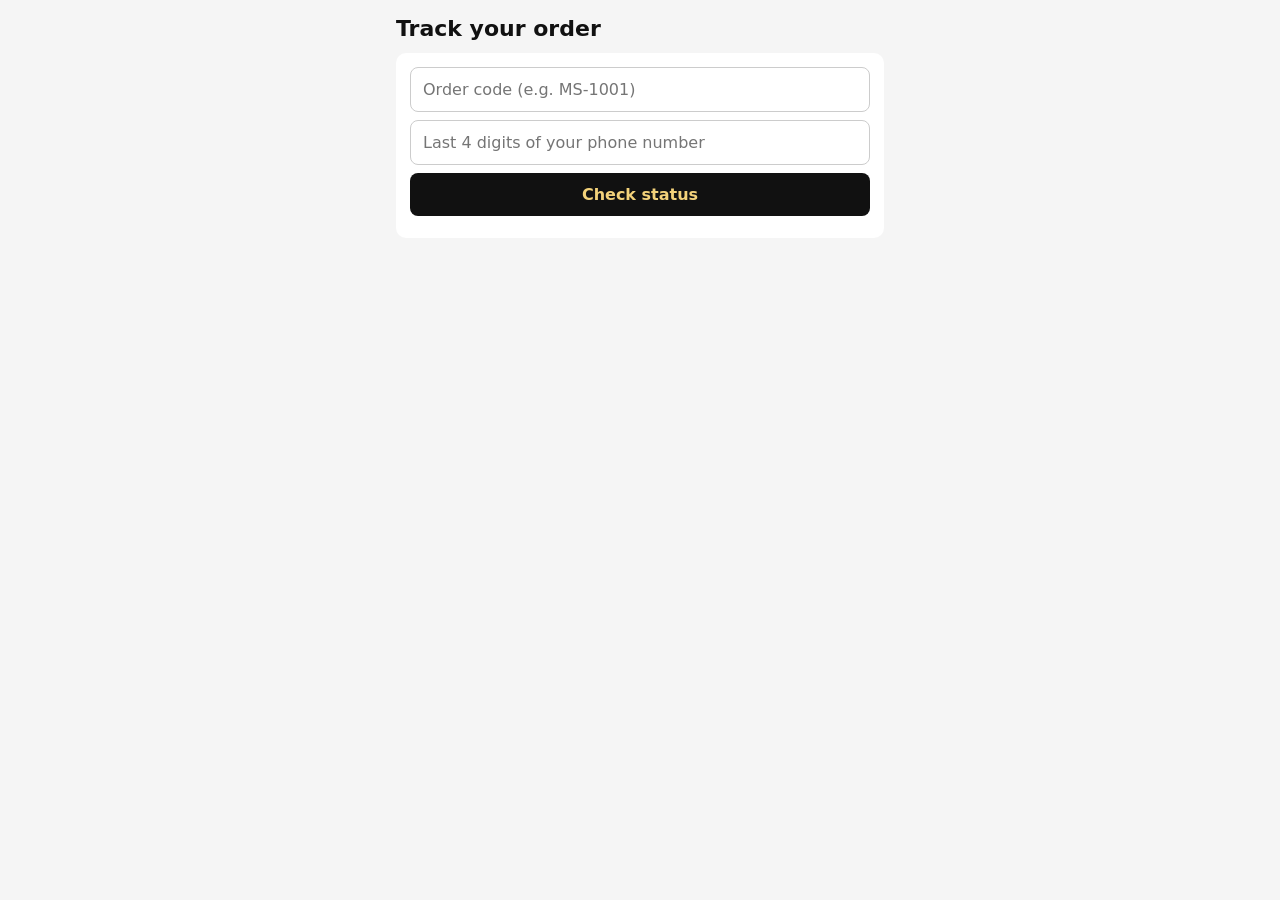
<file: public/track.html>
<!DOCTYPE html>
<html lang="si">
<head>
<meta charset="UTF-8">
<meta name="viewport" content="width=device-width, initial-scale=1">
<title>Track your order - Max Style</title>
<style>
*{box-sizing:border-box;margin:0;padding:0}
body{font-family:system-ui,'Noto Sans Sinhala',sans-serif;background:#f5f5f5;color:#111;padding:16px;max-width:520px;margin:auto}
h1{font-size:22px;margin-bottom:12px}
.box{background:#fff;border-radius:10px;padding:14px;margin-bottom:12px}
input,button{font:inherit;font-size:16px;padding:12px;border-radius:8px;border:1px solid #ccc;width:100%}
button{background:#111;color:#f3d27a;border:0;font-weight:700;margin-top:8px}
.steps{list-style:none;margin-top:12px}
.steps li{padding:8px 0;border-bottom:1px solid #eee;color:#999}
.steps li.done{color:#111;font-weight:700}
.items{margin:12px 0 0 18px;color:#444;font-size:15px}
.muted{color:#666;font-size:14px;margin-top:8px}
.msg{color:#c62828;margin-top:8px}
</style>
</head>
<body>
<h1>Track your order</h1>
<div class="box">
  <input id="code" placeholder="Order code (e.g. MS-1001)" autocapitalize="characters">
  <input id="p4" inputmode="numeric" maxlength="4" placeholder="Last 4 digits of your phone number" style="margin-top:8px">
  <button id="go">Check status</button>
  <div class="msg" id="err"></div>
</div>
<div class="box" id="result" style="display:none">
  <b id="ocode"></b>
  <ol class="steps" id="steps"></ol>
  <ul class="items" id="items"></ul>
  <div class="muted" id="total"></div>
</div>
<script>
const $=s=>document.querySelector(s);
const STEPS=[["received","Received"],["confirmed","Confirmed"],["packed","Packed"],["out","Out for delivery"],["delivered","Delivered"]];
const esc=s=>String(s??"").replace(/[&<>"']/g,c=>({"&":"&amp;","<":"&lt;",">":"&gt;",'"':"&quot;","'":"&#39;"}[c]));
const money=n=>Number(n).toLocaleString("en-US");

async function check(){
  $("#err").textContent="";
  const code=$("#code").value.trim().toUpperCase();
  const r=await fetch("/api/orders?code="+encodeURIComponent(code)+"&p="+encodeURIComponent($("#p4").value.trim()));
  const d=await r.json().catch(()=>({}));
  if(!r.ok){$("#err").textContent=d.error||"Something went wrong. Please try again.";$("#result").style.display="none";return;}
  const idx=STEPS.findIndex(s=>s[0]===d.status);
  $("#ocode").textContent="Order "+d.code;
  $("#steps").innerHTML=d.status==="cancelled"
    ?'<li class="done">Cancelled</li>'
    :STEPS.map((s,i)=>'<li class="'+(i<=idx?"done":"")+'">'+s[1]+"</li>").join("");
  $("#items").innerHTML=d.items.map(i=>"<li>"+esc(i.name)+(i.size?" ("+esc(i.size)+")":"")+" x"+i.qty+"</li>").join("");
  $("#total").textContent="Total: Rs. "+money(d.total);
  $("#result").style.display="block";
}
$("#go").onclick=check;
$("#p4").addEventListener("keydown",e=>{if(e.key==="Enter")check();});
$("#code").addEventListener("keydown",e=>{if(e.key==="Enter")check();});
</script>
</body>
</html>
</file>
